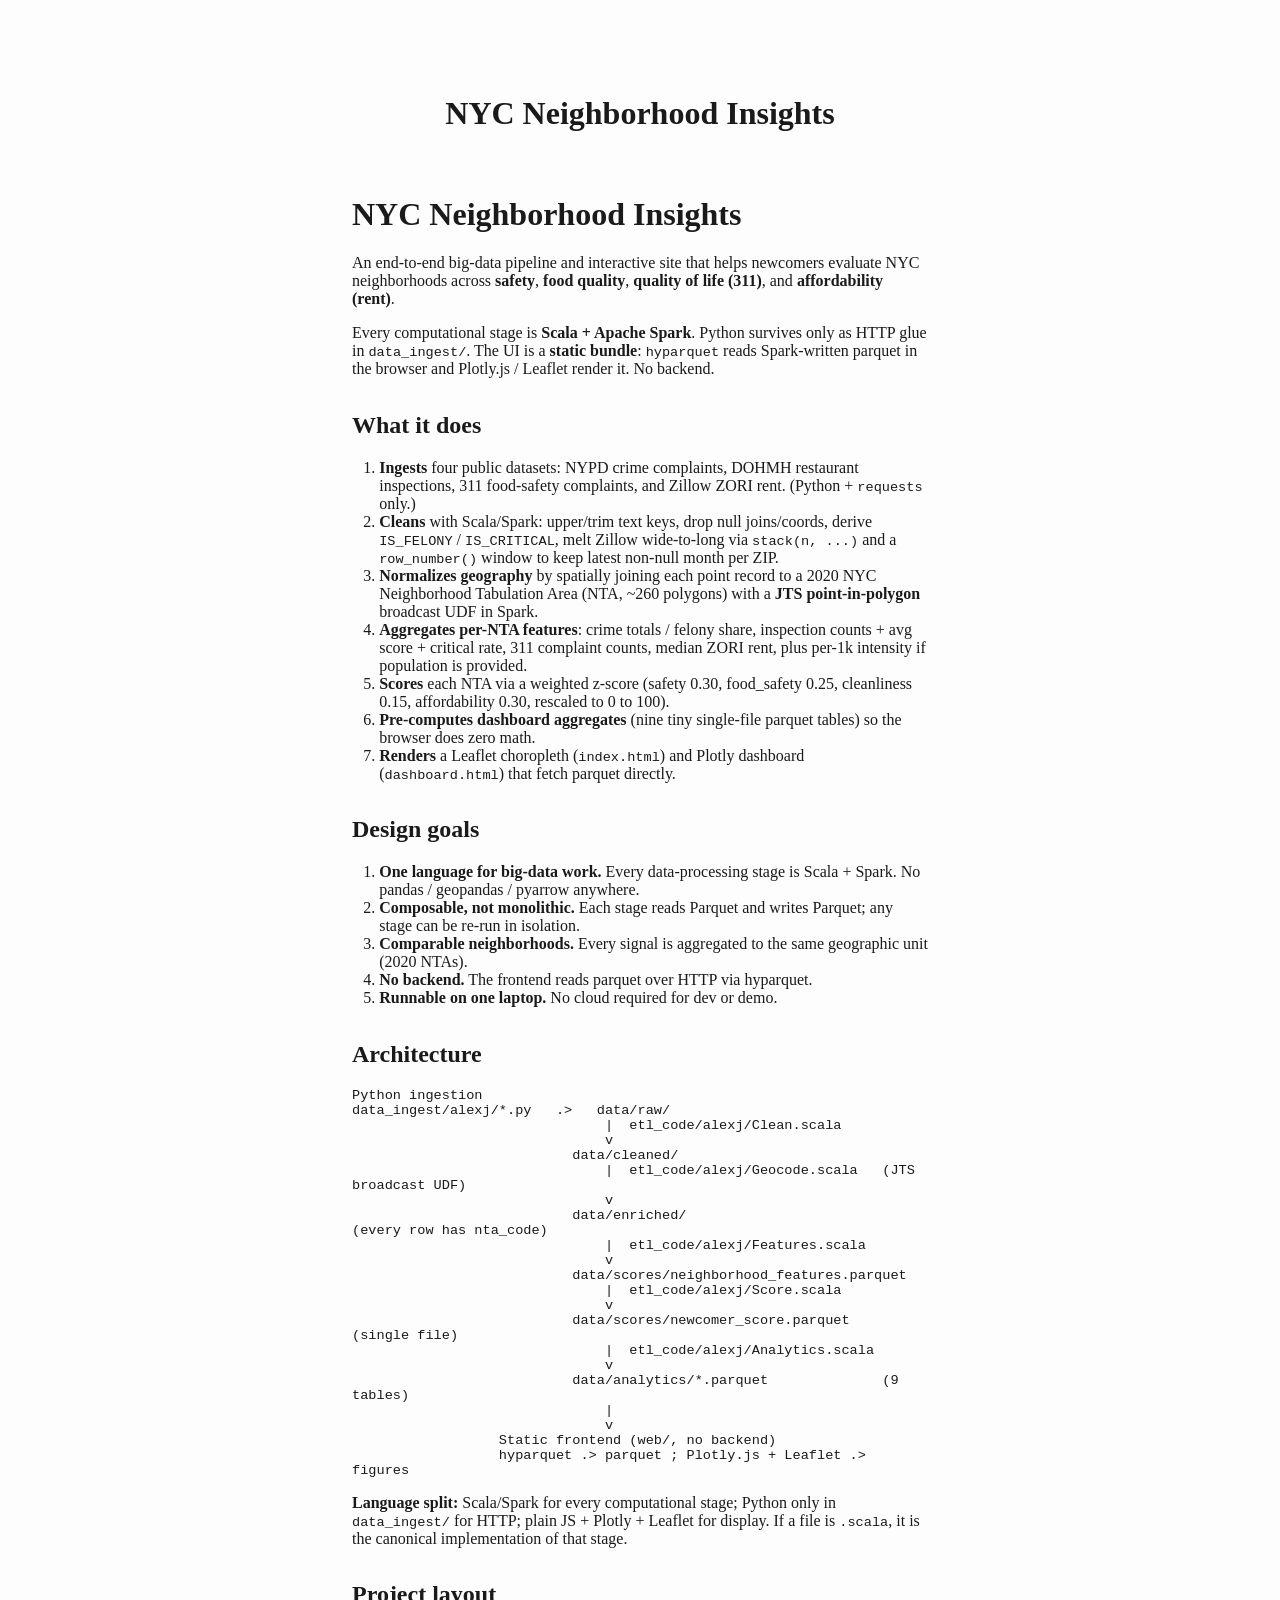
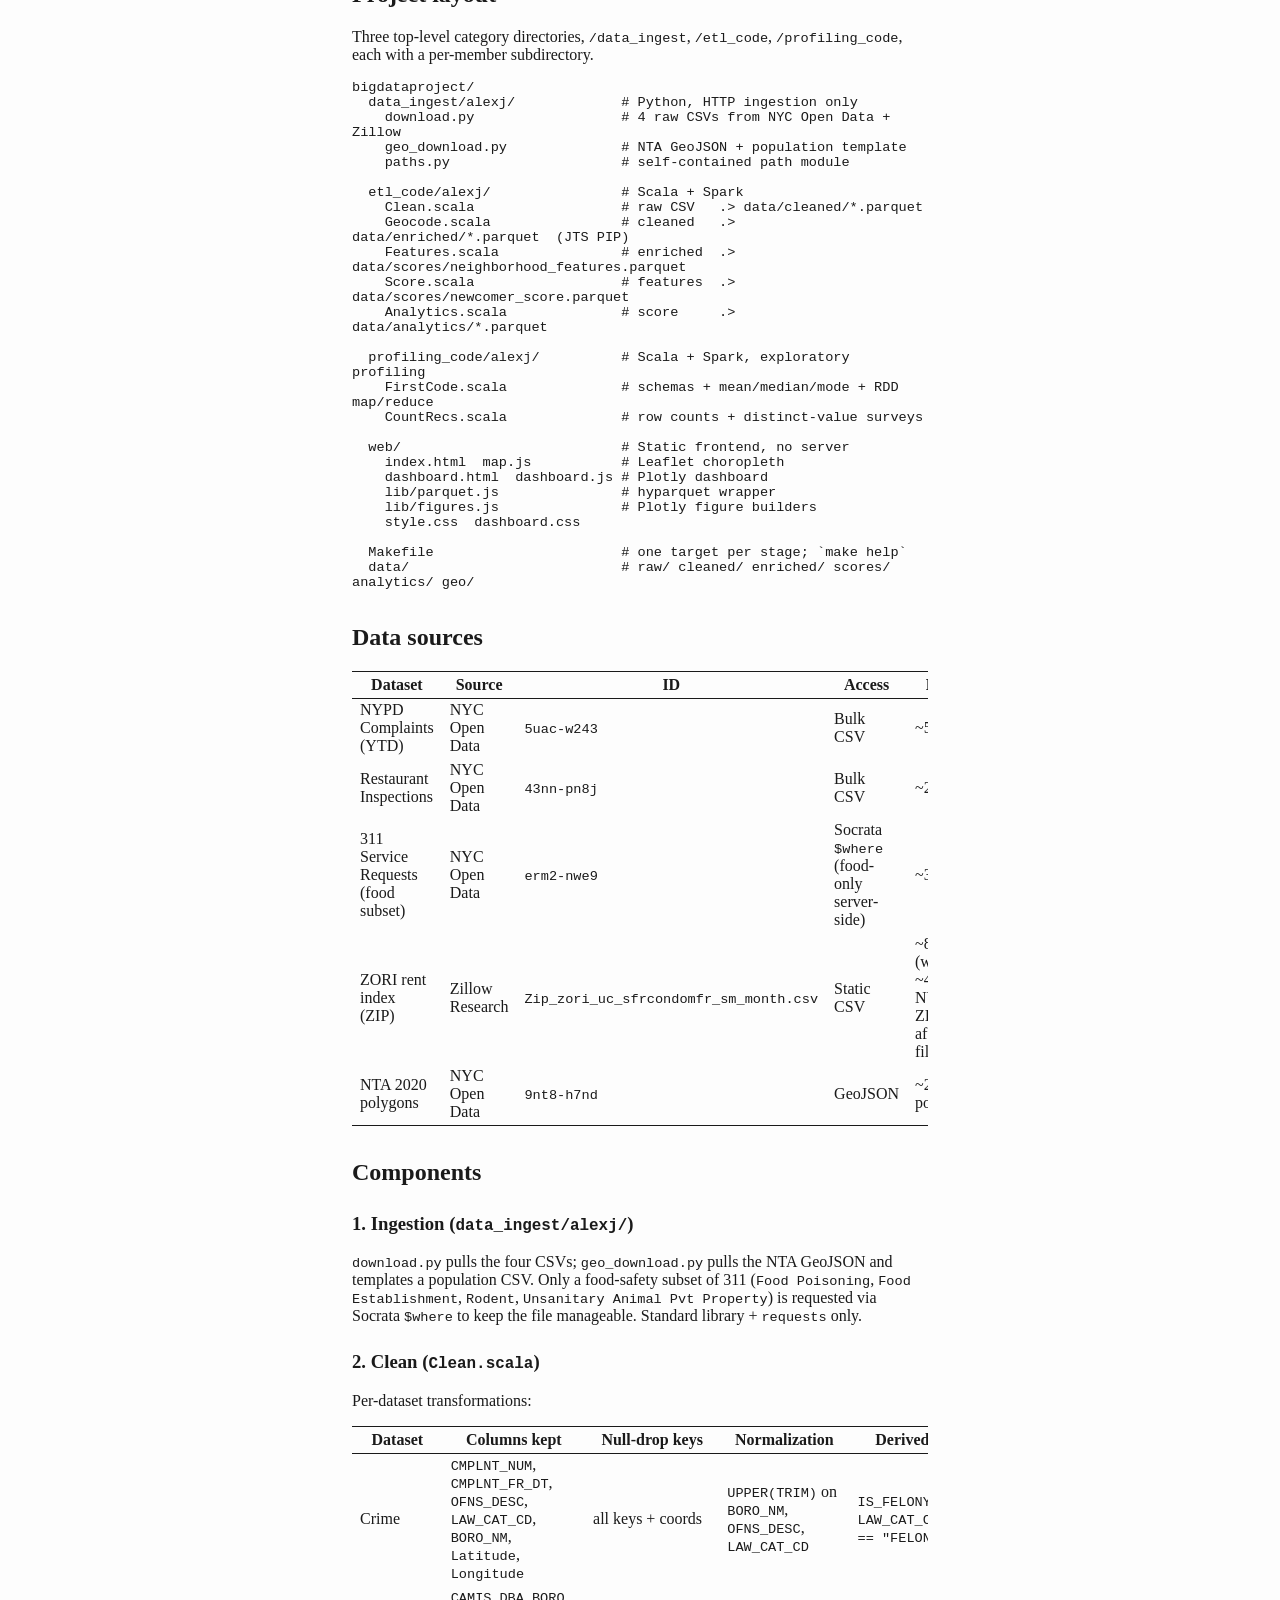
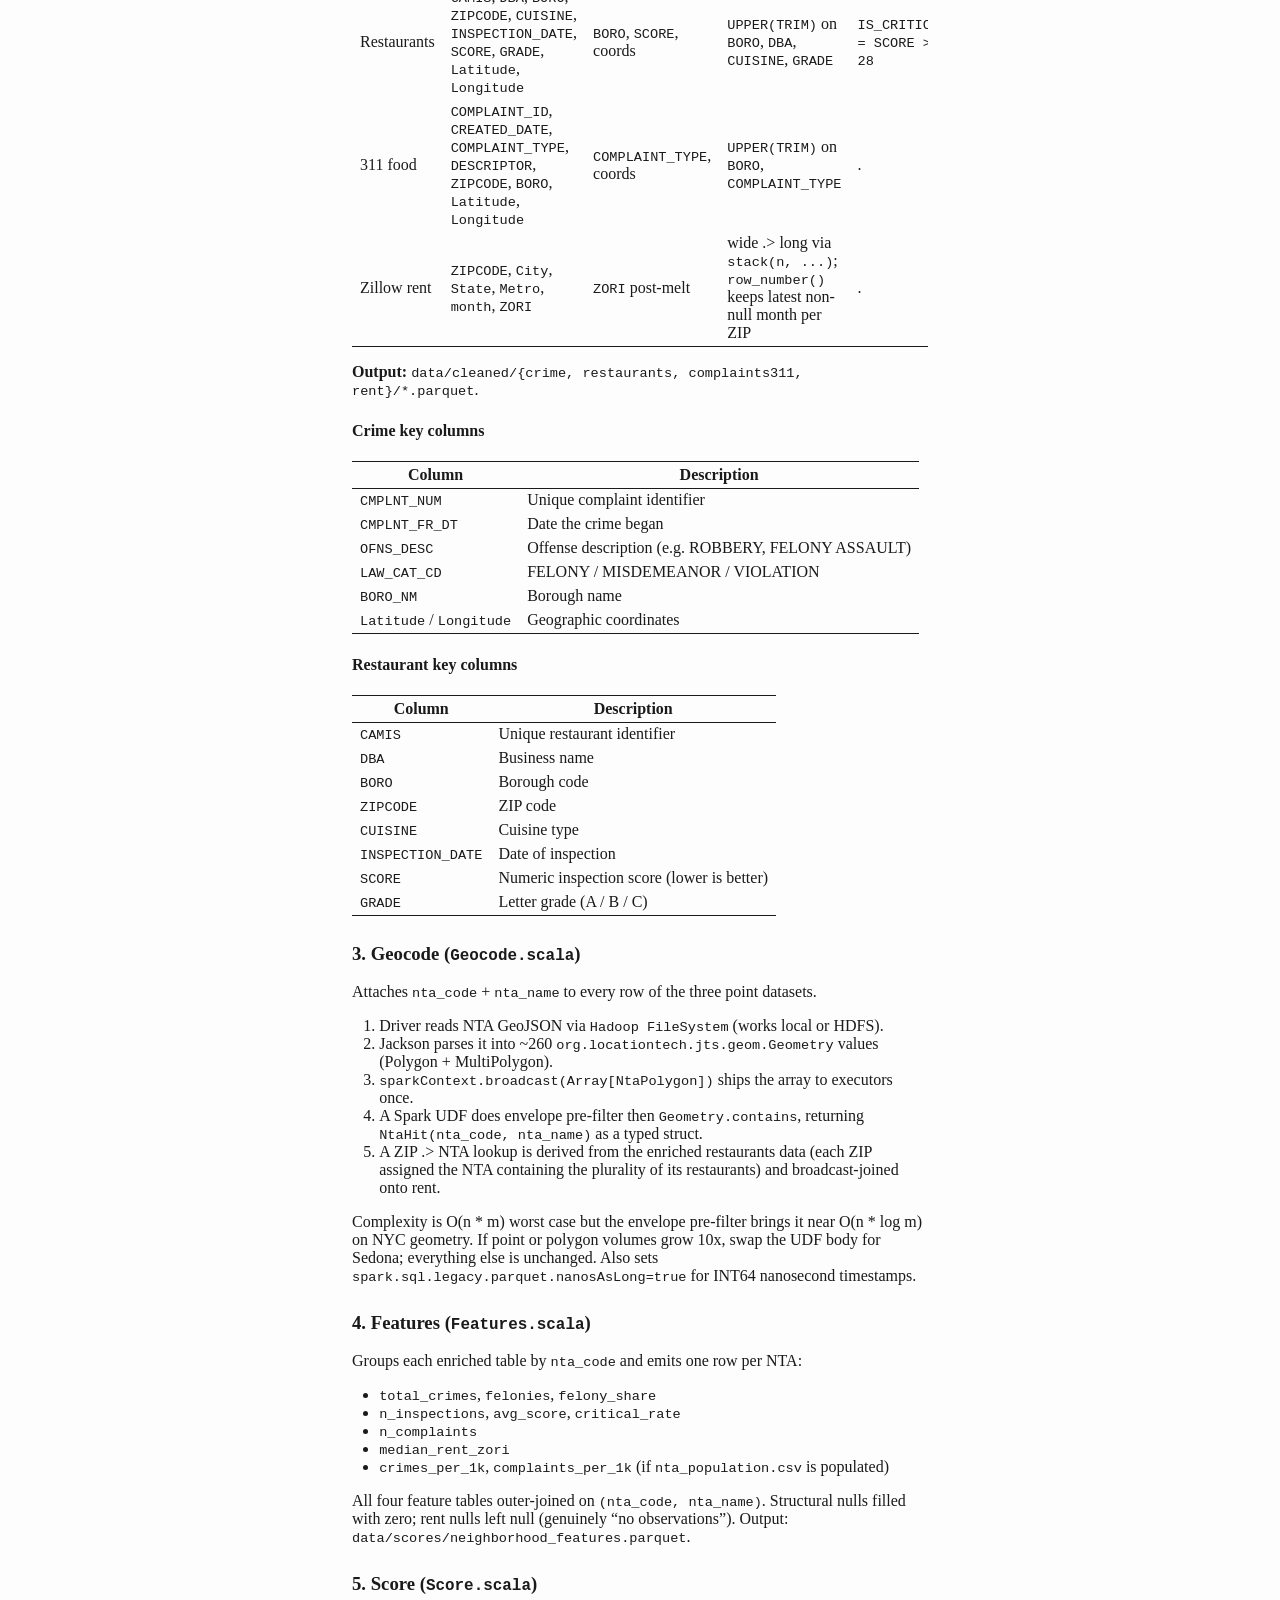
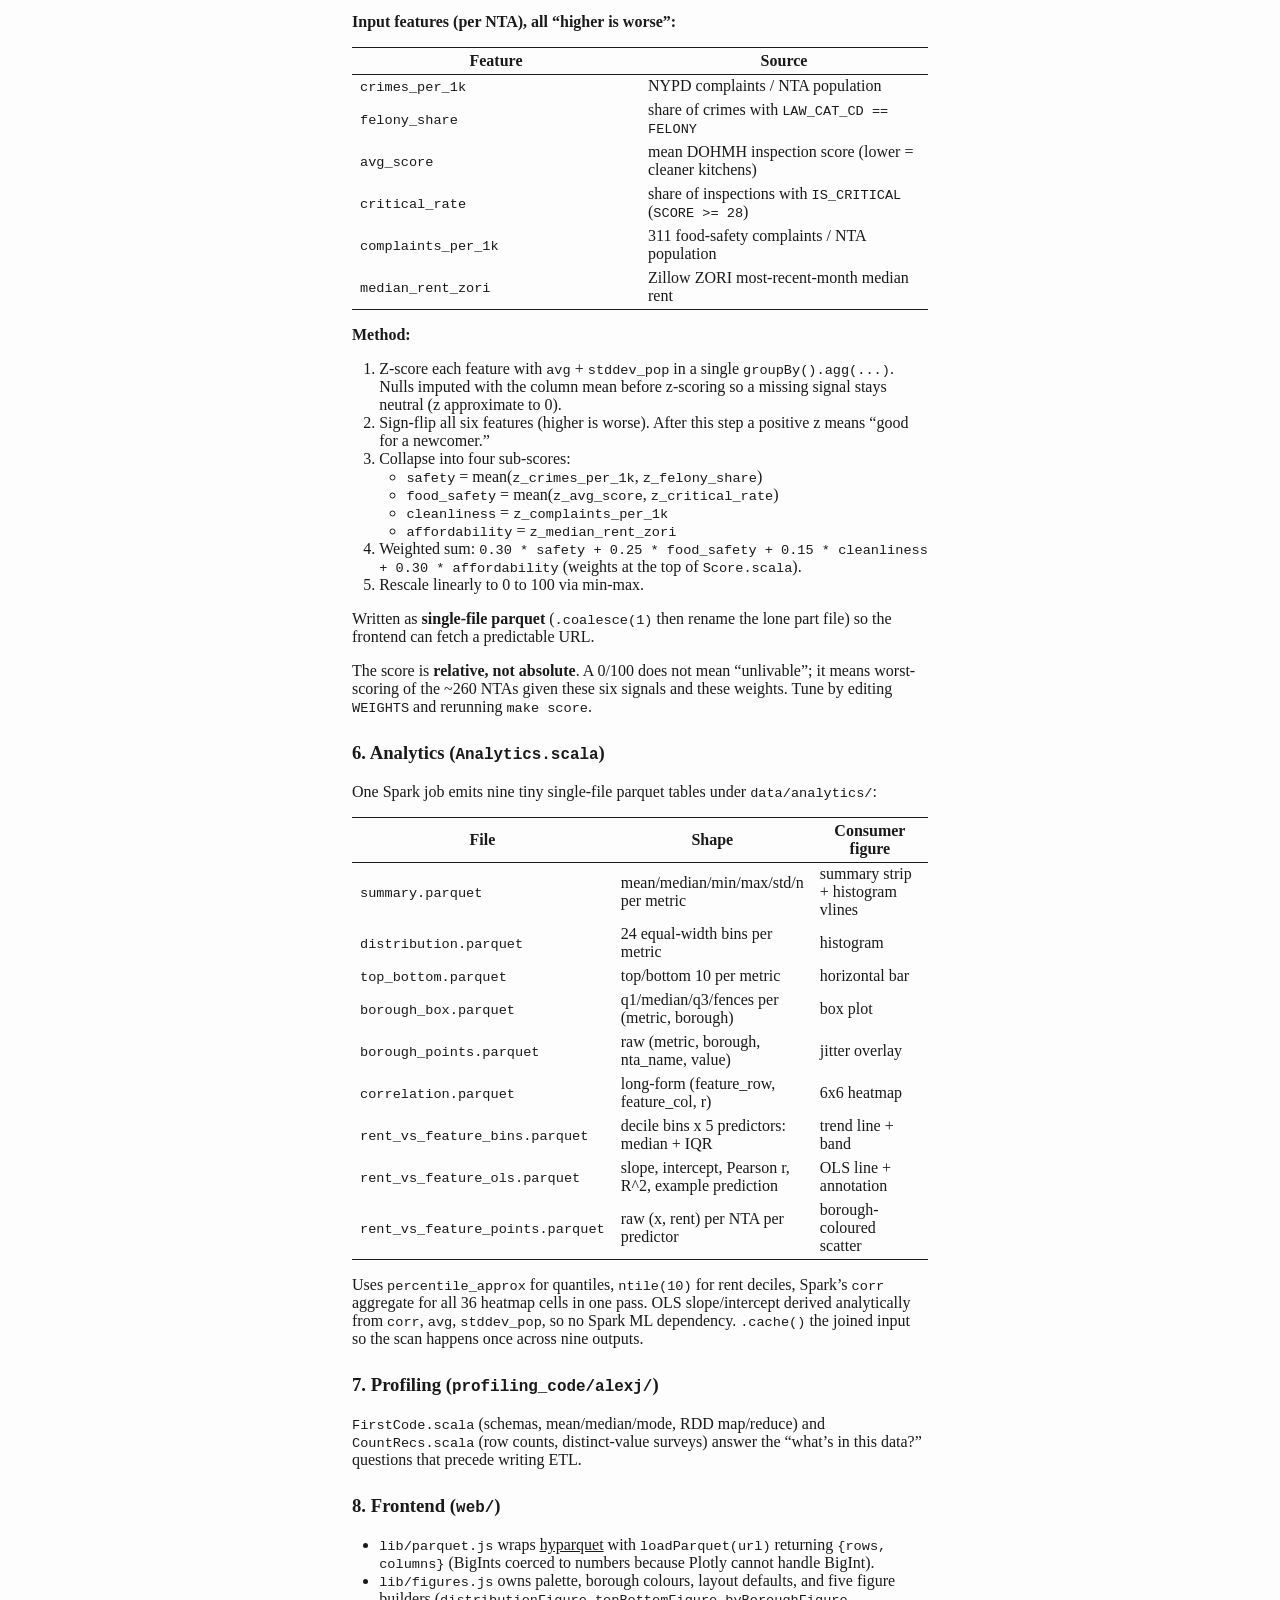
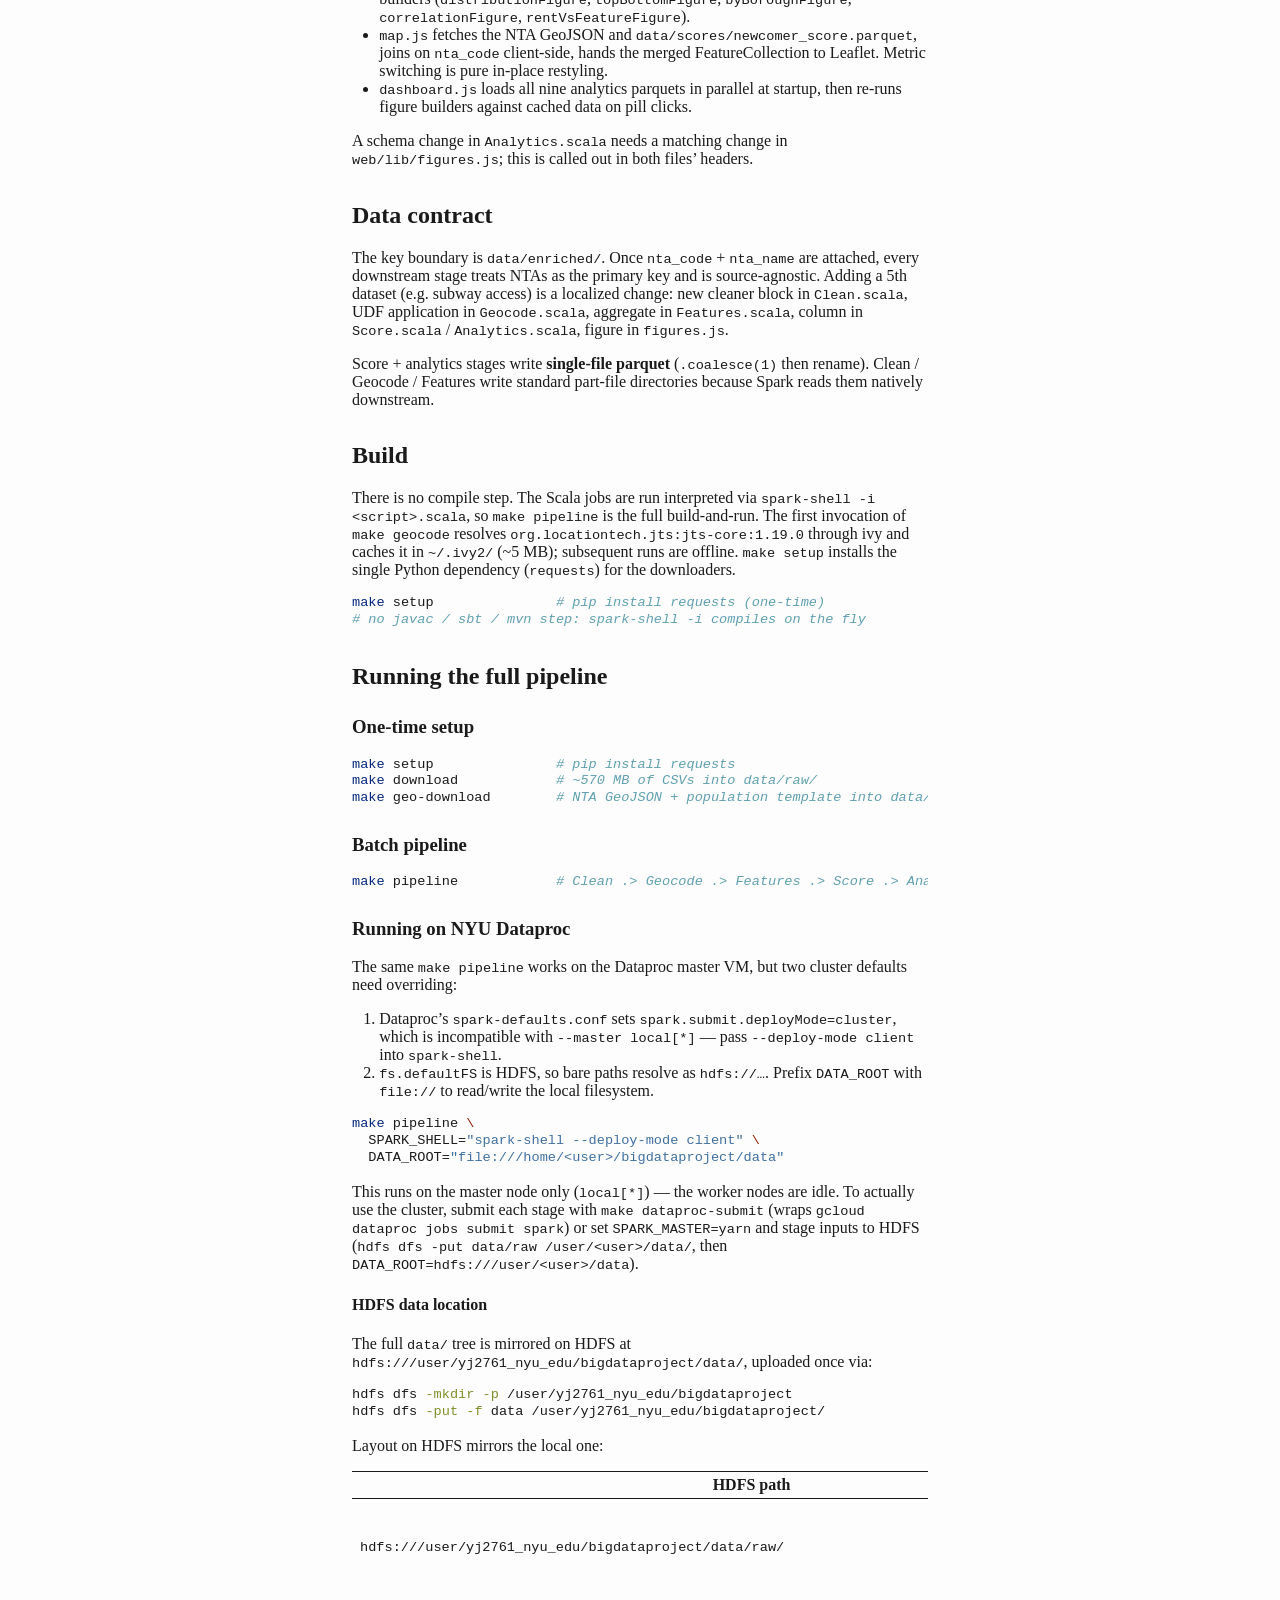
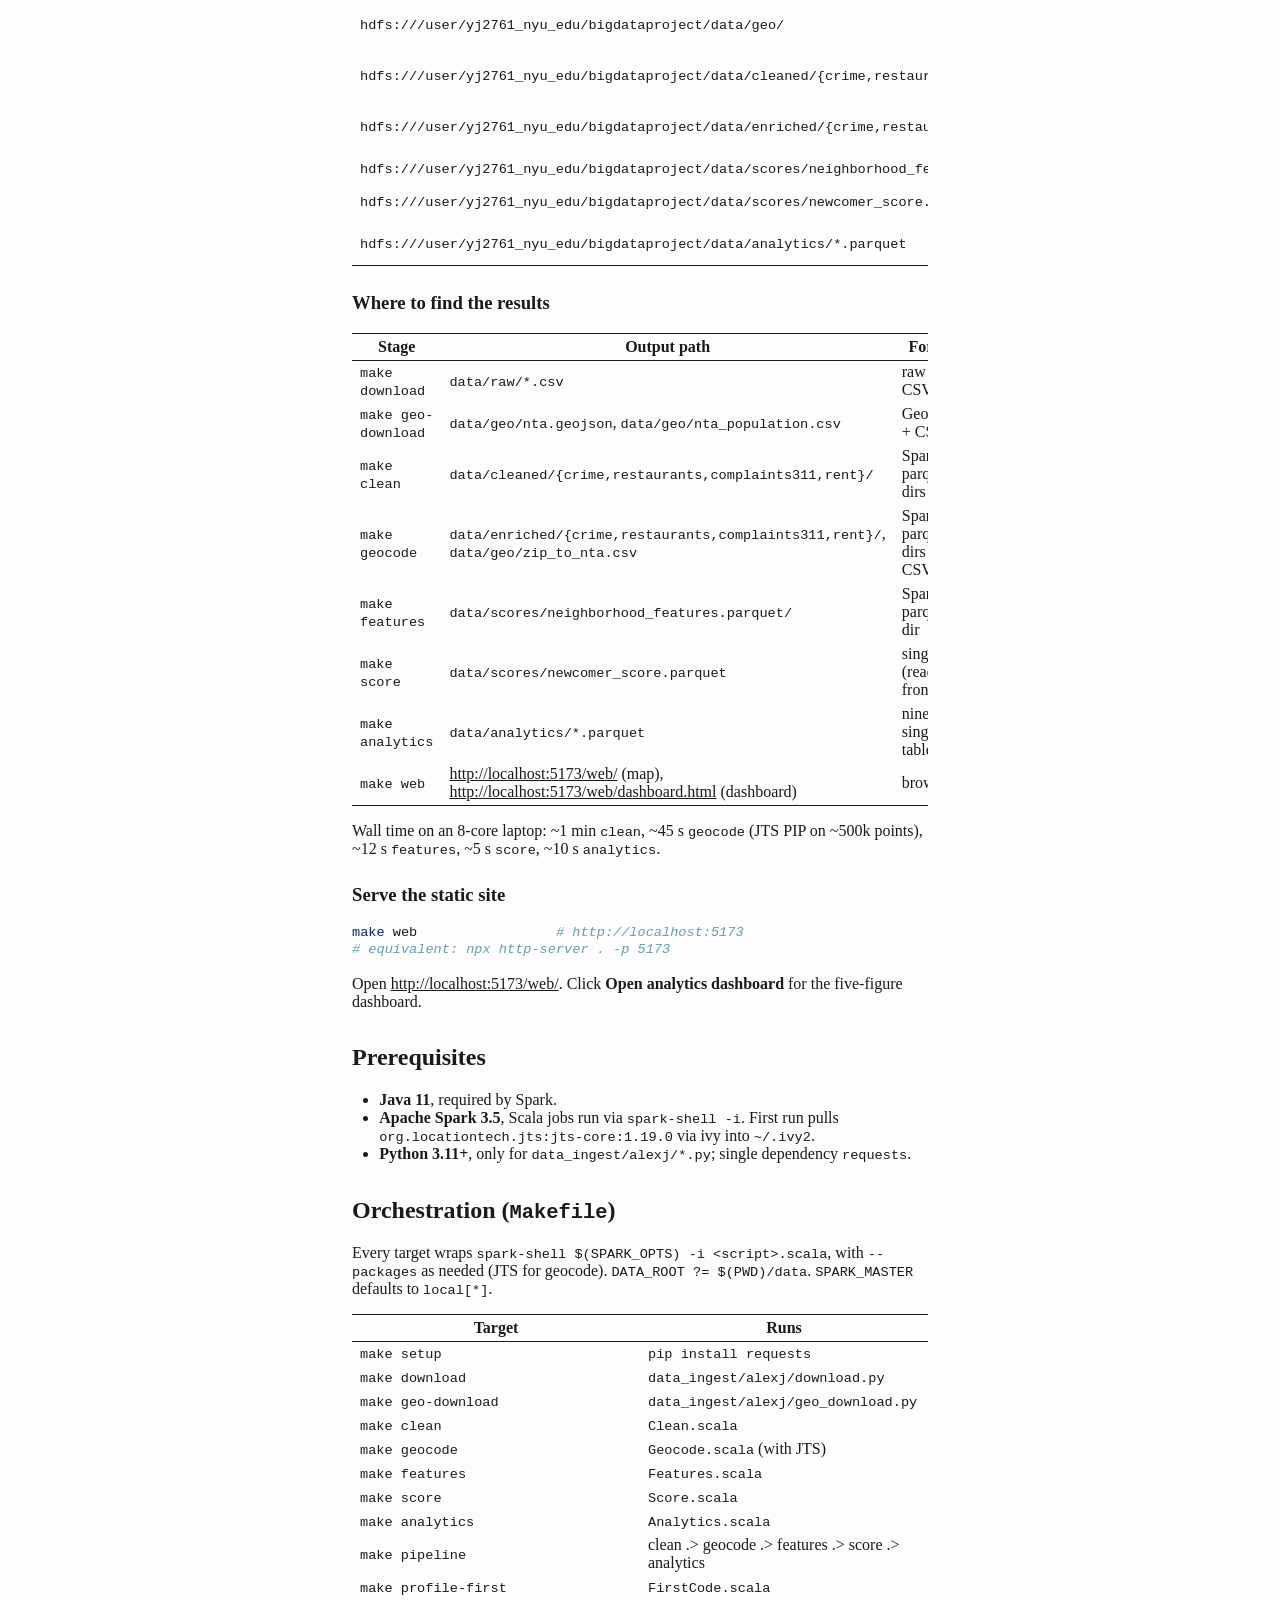
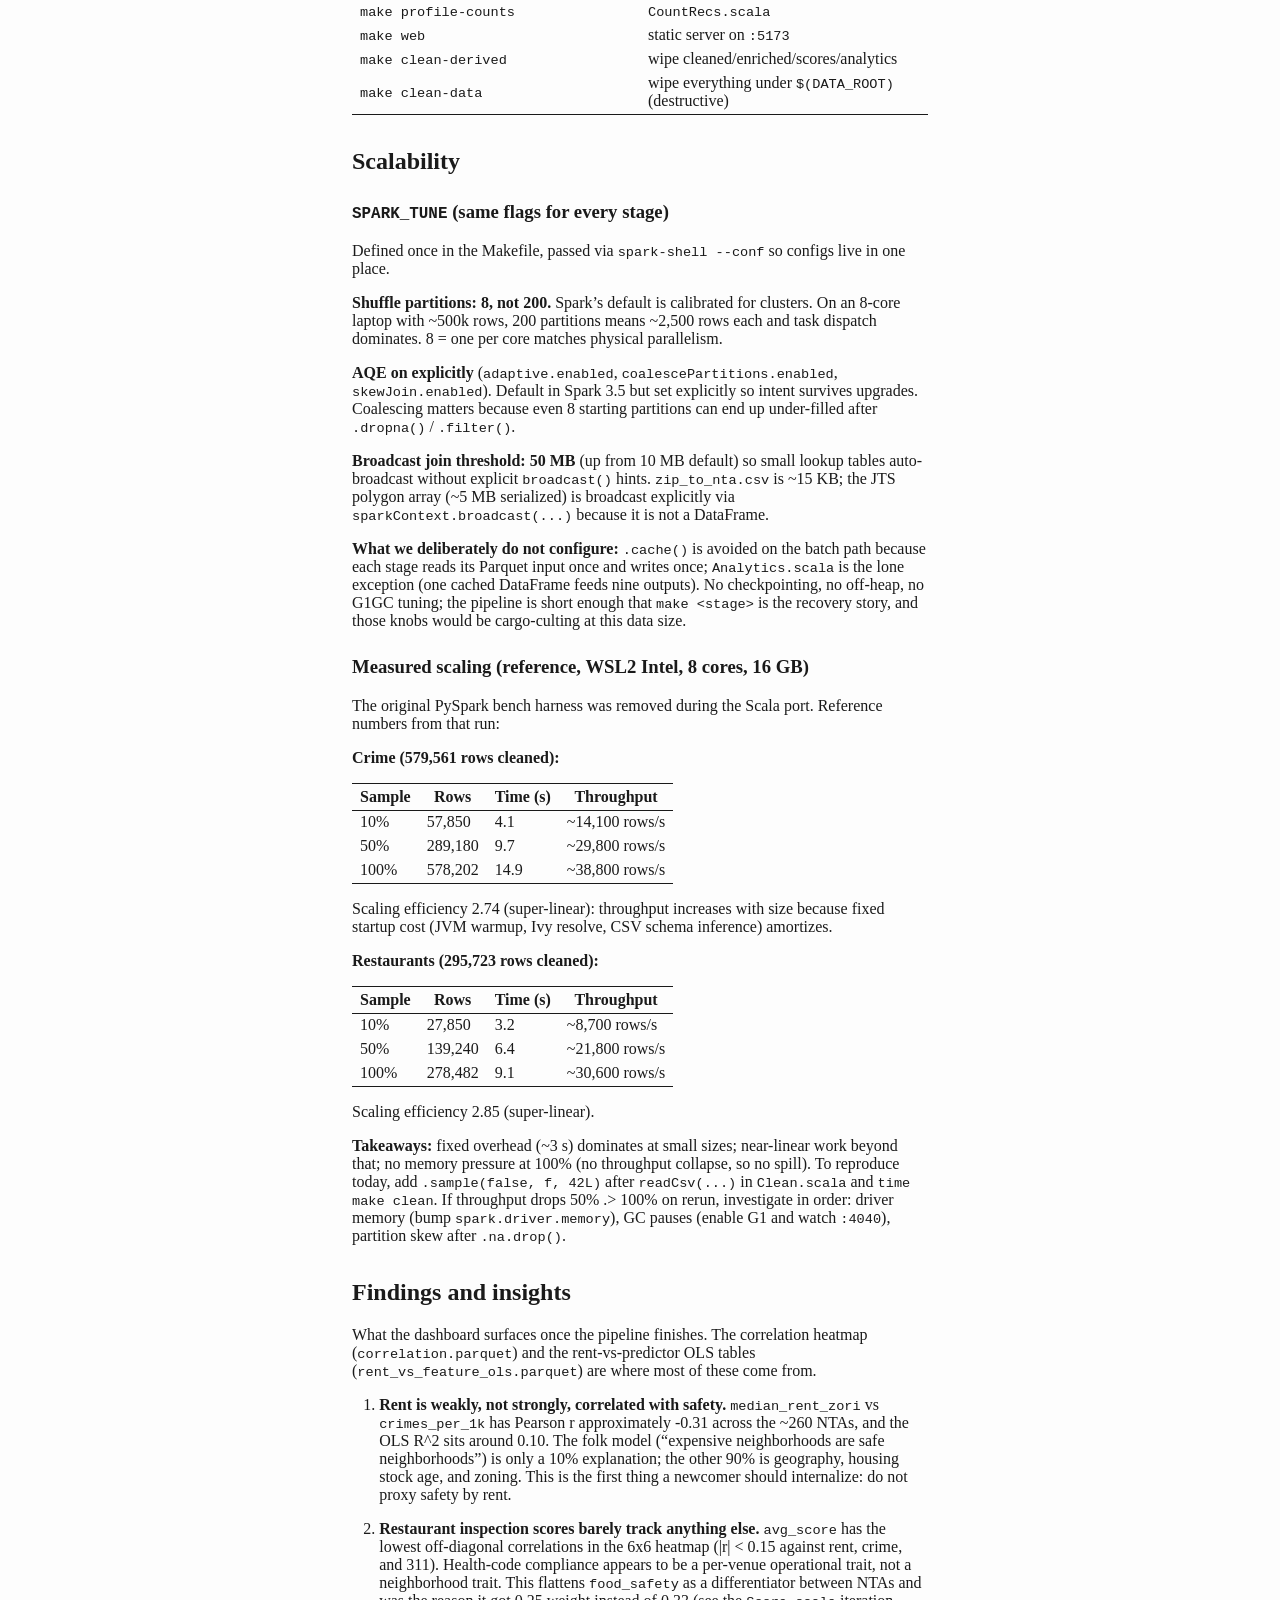
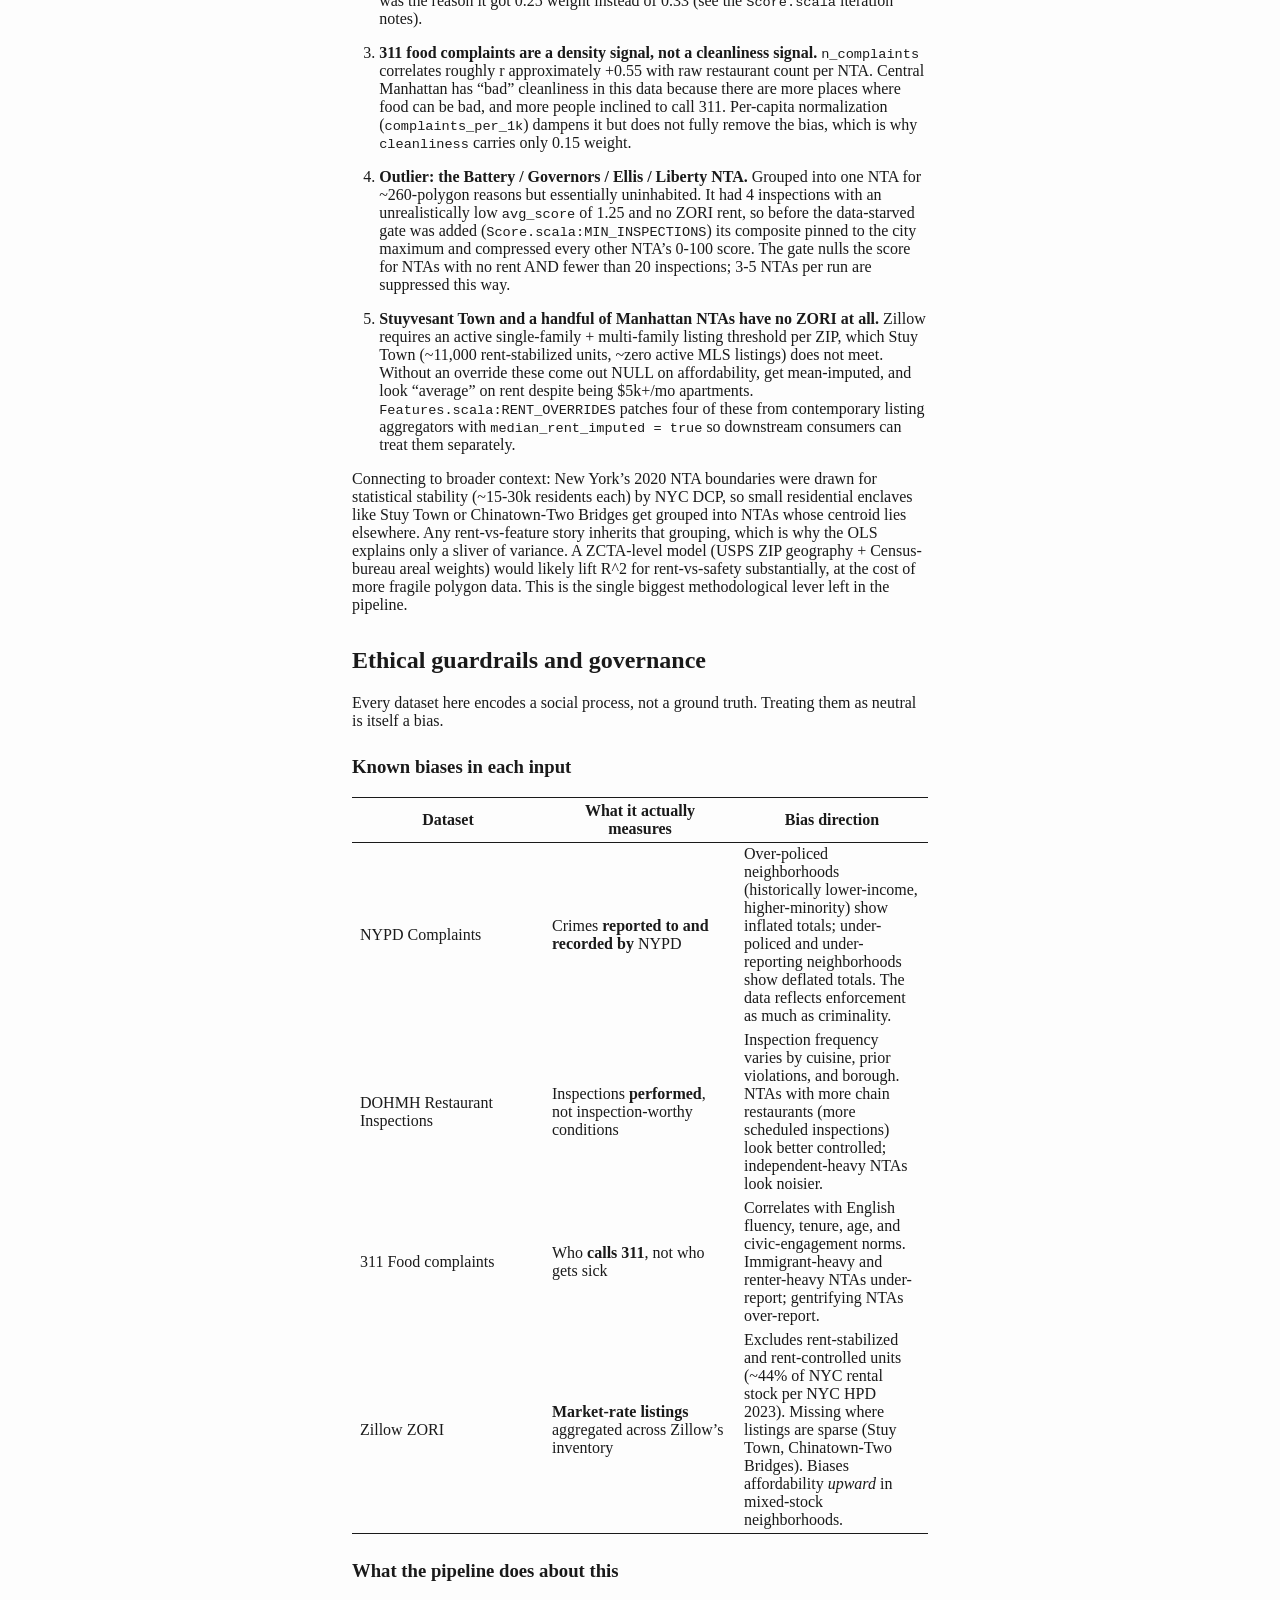
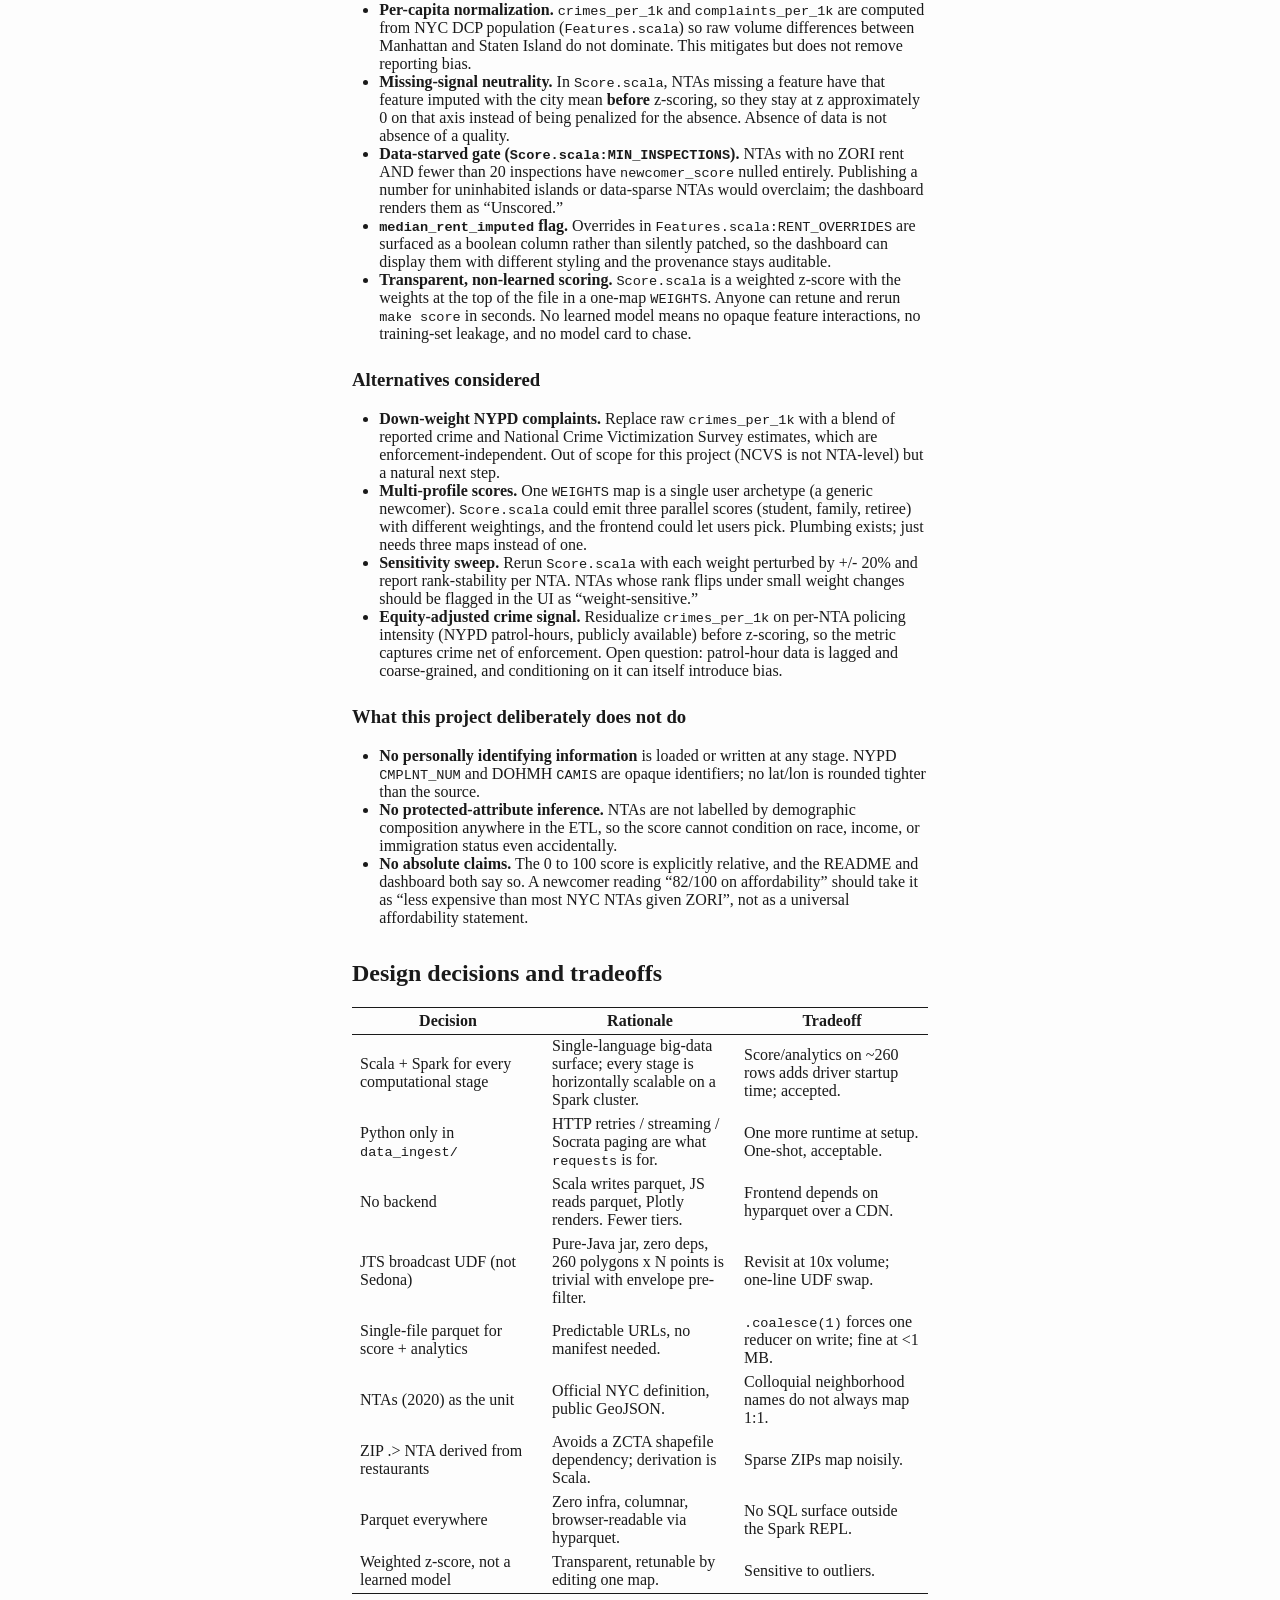
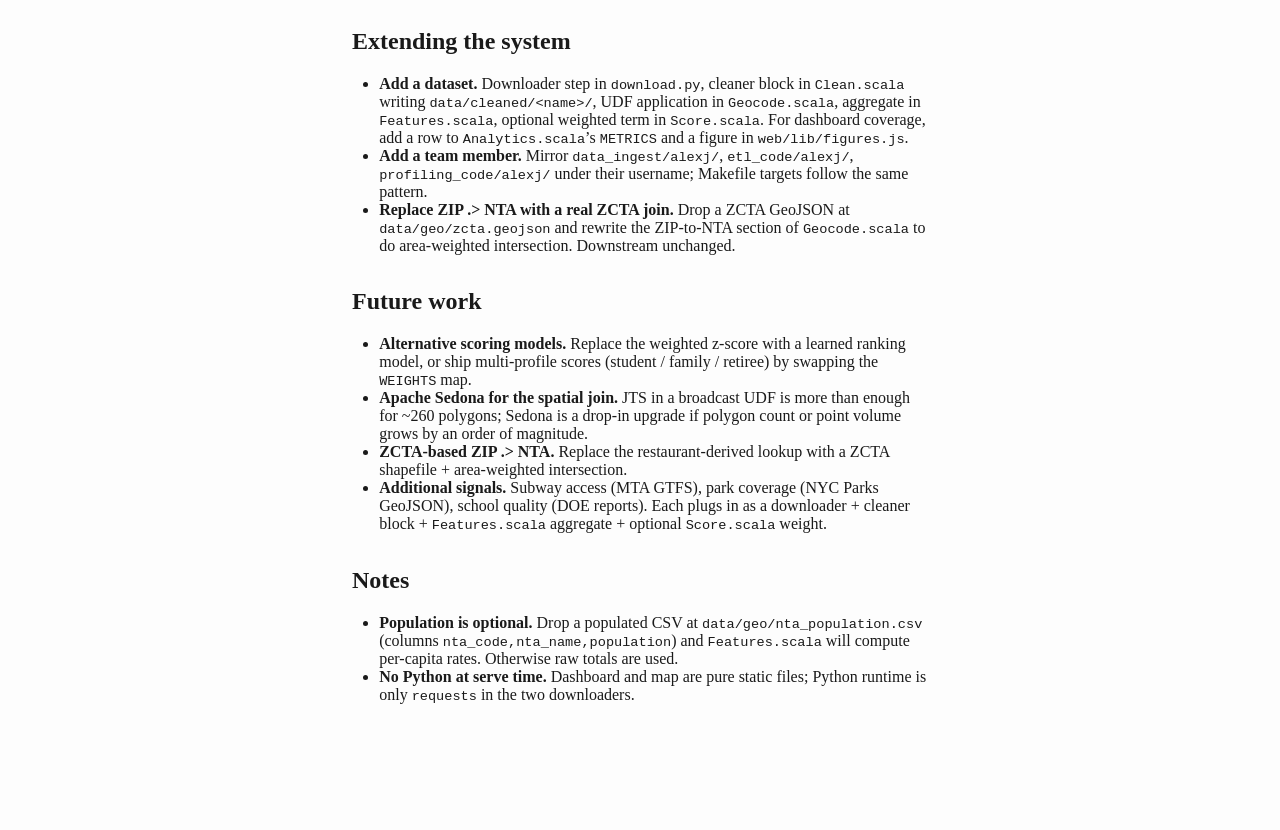
<file: README.html>
<!DOCTYPE html>
<html xmlns="http://www.w3.org/1999/xhtml" lang="" xml:lang="">
<head>
  <meta charset="utf-8" />
  <meta name="generator" content="pandoc" />
  <meta name="viewport" content="width=device-width, initial-scale=1.0, user-scalable=yes" />
  <title>NYC Neighborhood Insights</title>
  <style>
    html {
      color: #1a1a1a;
      background-color: #fdfdfd;
    }
    body {
      margin: 0 auto;
      max-width: 36em;
      padding-left: 50px;
      padding-right: 50px;
      padding-top: 50px;
      padding-bottom: 50px;
      hyphens: auto;
      overflow-wrap: break-word;
      text-rendering: optimizeLegibility;
      font-kerning: normal;
    }
    @media (max-width: 600px) {
      body {
        font-size: 0.9em;
        padding: 12px;
      }
      h1 {
        font-size: 1.8em;
      }
    }
    @media print {
      html {
        background-color: white;
      }
      body {
        background-color: transparent;
        color: black;
        font-size: 12pt;
      }
      p, h2, h3 {
        orphans: 3;
        widows: 3;
      }
      h2, h3, h4 {
        page-break-after: avoid;
      }
    }
    p {
      margin: 1em 0;
    }
    a {
      color: #1a1a1a;
    }
    a:visited {
      color: #1a1a1a;
    }
    img {
      max-width: 100%;
    }
    h1, h2, h3, h4, h5, h6 {
      margin-top: 1.4em;
    }
    h5, h6 {
      font-size: 1em;
      font-style: italic;
    }
    h6 {
      font-weight: normal;
    }
    ol, ul {
      padding-left: 1.7em;
      margin-top: 1em;
    }
    li > ol, li > ul {
      margin-top: 0;
    }
    blockquote {
      margin: 1em 0 1em 1.7em;
      padding-left: 1em;
      border-left: 2px solid #e6e6e6;
      color: #606060;
    }
    code {
      font-family: Menlo, Monaco, Consolas, 'Lucida Console', monospace;
      font-size: 85%;
      margin: 0;
      hyphens: manual;
    }
    pre {
      margin: 1em 0;
      overflow: auto;
    }
    pre code {
      padding: 0;
      overflow: visible;
      overflow-wrap: normal;
    }
    .sourceCode {
     background-color: transparent;
     overflow: visible;
    }
    hr {
      background-color: #1a1a1a;
      border: none;
      height: 1px;
      margin: 1em 0;
    }
    table {
      margin: 1em 0;
      border-collapse: collapse;
      width: 100%;
      overflow-x: auto;
      display: block;
      font-variant-numeric: lining-nums tabular-nums;
    }
    table caption {
      margin-bottom: 0.75em;
    }
    tbody {
      margin-top: 0.5em;
      border-top: 1px solid #1a1a1a;
      border-bottom: 1px solid #1a1a1a;
    }
    th {
      border-top: 1px solid #1a1a1a;
      padding: 0.25em 0.5em 0.25em 0.5em;
    }
    td {
      padding: 0.125em 0.5em 0.25em 0.5em;
    }
    header {
      margin-bottom: 4em;
      text-align: center;
    }
    #TOC li {
      list-style: none;
    }
    #TOC ul {
      padding-left: 1.3em;
    }
    #TOC > ul {
      padding-left: 0;
    }
    #TOC a:not(:hover) {
      text-decoration: none;
    }
    code{white-space: pre-wrap;}
    span.smallcaps{font-variant: small-caps;}
    div.columns{display: flex; gap: min(4vw, 1.5em);}
    div.column{flex: auto; overflow-x: auto;}
    div.hanging-indent{margin-left: 1.5em; text-indent: -1.5em;}
    /* The extra [class] is a hack that increases specificity enough to
       override a similar rule in reveal.js */
    ul.task-list[class]{list-style: none;}
    ul.task-list li input[type="checkbox"] {
      font-size: inherit;
      width: 0.8em;
      margin: 0 0.8em 0.2em -1.6em;
      vertical-align: middle;
    }
    .display.math{display: block; text-align: center; margin: 0.5rem auto;}
    /* CSS for syntax highlighting */
    pre > code.sourceCode { white-space: pre; position: relative; }
    pre > code.sourceCode > span { line-height: 1.25; }
    pre > code.sourceCode > span:empty { height: 1.2em; }
    .sourceCode { overflow: visible; }
    code.sourceCode > span { color: inherit; text-decoration: inherit; }
    div.sourceCode { margin: 1em 0; }
    pre.sourceCode { margin: 0; }
    @media screen {
    div.sourceCode { overflow: auto; }
    }
    @media print {
    pre > code.sourceCode { white-space: pre-wrap; }
    pre > code.sourceCode > span { text-indent: -5em; padding-left: 5em; }
    }
    pre.numberSource code
      { counter-reset: source-line 0; }
    pre.numberSource code > span
      { position: relative; left: -4em; counter-increment: source-line; }
    pre.numberSource code > span > a:first-child::before
      { content: counter(source-line);
        position: relative; left: -1em; text-align: right; vertical-align: baseline;
        border: none; display: inline-block;
        -webkit-touch-callout: none; -webkit-user-select: none;
        -khtml-user-select: none; -moz-user-select: none;
        -ms-user-select: none; user-select: none;
        padding: 0 4px; width: 4em;
        color: #aaaaaa;
      }
    pre.numberSource { margin-left: 3em; border-left: 1px solid #aaaaaa;  padding-left: 4px; }
    div.sourceCode
      {   }
    @media screen {
    pre > code.sourceCode > span > a:first-child::before { text-decoration: underline; }
    }
    code span.al { color: #ff0000; font-weight: bold; } /* Alert */
    code span.an { color: #60a0b0; font-weight: bold; font-style: italic; } /* Annotation */
    code span.at { color: #7d9029; } /* Attribute */
    code span.bn { color: #40a070; } /* BaseN */
    code span.bu { color: #008000; } /* BuiltIn */
    code span.cf { color: #007020; font-weight: bold; } /* ControlFlow */
    code span.ch { color: #4070a0; } /* Char */
    code span.cn { color: #880000; } /* Constant */
    code span.co { color: #60a0b0; font-style: italic; } /* Comment */
    code span.cv { color: #60a0b0; font-weight: bold; font-style: italic; } /* CommentVar */
    code span.do { color: #ba2121; font-style: italic; } /* Documentation */
    code span.dt { color: #902000; } /* DataType */
    code span.dv { color: #40a070; } /* DecVal */
    code span.er { color: #ff0000; font-weight: bold; } /* Error */
    code span.ex { } /* Extension */
    code span.fl { color: #40a070; } /* Float */
    code span.fu { color: #06287e; } /* Function */
    code span.im { color: #008000; font-weight: bold; } /* Import */
    code span.in { color: #60a0b0; font-weight: bold; font-style: italic; } /* Information */
    code span.kw { color: #007020; font-weight: bold; } /* Keyword */
    code span.op { color: #666666; } /* Operator */
    code span.ot { color: #007020; } /* Other */
    code span.pp { color: #bc7a00; } /* Preprocessor */
    code span.sc { color: #4070a0; } /* SpecialChar */
    code span.ss { color: #bb6688; } /* SpecialString */
    code span.st { color: #4070a0; } /* String */
    code span.va { color: #19177c; } /* Variable */
    code span.vs { color: #4070a0; } /* VerbatimString */
    code span.wa { color: #60a0b0; font-weight: bold; font-style: italic; } /* Warning */
  </style>
</head>
<body>
<header id="title-block-header">
<h1 class="title">NYC Neighborhood Insights</h1>
</header>
<h1 id="nyc-neighborhood-insights">NYC Neighborhood Insights</h1>
<p>An end-to-end big-data pipeline and interactive site that helps
newcomers evaluate NYC neighborhoods across <strong>safety</strong>,
<strong>food quality</strong>, <strong>quality of life (311)</strong>,
and <strong>affordability (rent)</strong>.</p>
<p>Every computational stage is <strong>Scala + Apache Spark</strong>.
Python survives only as HTTP glue in <code>data_ingest/</code>. The UI
is a <strong>static bundle</strong>: <code>hyparquet</code> reads
Spark-written parquet in the browser and Plotly.js / Leaflet render it.
No backend.</p>
<h2 id="what-it-does">What it does</h2>
<ol type="1">
<li><strong>Ingests</strong> four public datasets: NYPD crime
complaints, DOHMH restaurant inspections, 311 food-safety complaints,
and Zillow ZORI rent. (Python + <code>requests</code> only.)</li>
<li><strong>Cleans</strong> with Scala/Spark: upper/trim text keys, drop
null joins/coords, derive <code>IS_FELONY</code> /
<code>IS_CRITICAL</code>, melt Zillow wide-to-long via
<code>stack(n, ...)</code> and a <code>row_number()</code> window to
keep latest non-null month per ZIP.</li>
<li><strong>Normalizes geography</strong> by spatially joining each
point record to a 2020 NYC Neighborhood Tabulation Area (NTA, ~260
polygons) with a <strong>JTS point-in-polygon</strong> broadcast UDF in
Spark.</li>
<li><strong>Aggregates per-NTA features</strong>: crime totals / felony
share, inspection counts + avg score + critical rate, 311 complaint
counts, median ZORI rent, plus per-1k intensity if population is
provided.</li>
<li><strong>Scores</strong> each NTA via a weighted z-score (safety
0.30, food_safety 0.25, cleanliness 0.15, affordability 0.30, rescaled
to 0 to 100).</li>
<li><strong>Pre-computes dashboard aggregates</strong> (nine tiny
single-file parquet tables) so the browser does zero math.</li>
<li><strong>Renders</strong> a Leaflet choropleth
(<code>index.html</code>) and Plotly dashboard
(<code>dashboard.html</code>) that fetch parquet directly.</li>
</ol>
<h2 id="design-goals">Design goals</h2>
<ol type="1">
<li><strong>One language for big-data work.</strong> Every
data-processing stage is Scala + Spark. No pandas / geopandas / pyarrow
anywhere.</li>
<li><strong>Composable, not monolithic.</strong> Each stage reads
Parquet and writes Parquet; any stage can be re-run in isolation.</li>
<li><strong>Comparable neighborhoods.</strong> Every signal is
aggregated to the same geographic unit (2020 NTAs).</li>
<li><strong>No backend.</strong> The frontend reads parquet over HTTP
via hyparquet.</li>
<li><strong>Runnable on one laptop.</strong> No cloud required for dev
or demo.</li>
</ol>
<h2 id="architecture">Architecture</h2>
<pre><code>Python ingestion
data_ingest/alexj/*.py   .&gt;   data/raw/
                               |  etl_code/alexj/Clean.scala
                               v
                           data/cleaned/
                               |  etl_code/alexj/Geocode.scala   (JTS broadcast UDF)
                               v
                           data/enriched/                        (every row has nta_code)
                               |  etl_code/alexj/Features.scala
                               v
                           data/scores/neighborhood_features.parquet
                               |  etl_code/alexj/Score.scala
                               v
                           data/scores/newcomer_score.parquet    (single file)
                               |  etl_code/alexj/Analytics.scala
                               v
                           data/analytics/*.parquet              (9 tables)
                               |
                               v
                  Static frontend (web/, no backend)
                  hyparquet .&gt; parquet ; Plotly.js + Leaflet .&gt; figures</code></pre>
<p><strong>Language split:</strong> Scala/Spark for every computational
stage; Python only in <code>data_ingest/</code> for HTTP; plain JS +
Plotly + Leaflet for display. If a file is <code>.scala</code>, it is
the canonical implementation of that stage.</p>
<h2 id="project-layout">Project layout</h2>
<p>Three top-level category directories, <code>/data_ingest</code>,
<code>/etl_code</code>, <code>/profiling_code</code>, each with a
per-member subdirectory.</p>
<pre><code>bigdataproject/
  data_ingest/alexj/             # Python, HTTP ingestion only
    download.py                  # 4 raw CSVs from NYC Open Data + Zillow
    geo_download.py              # NTA GeoJSON + population template
    paths.py                     # self-contained path module

  etl_code/alexj/                # Scala + Spark
    Clean.scala                  # raw CSV   .&gt; data/cleaned/*.parquet
    Geocode.scala                # cleaned   .&gt; data/enriched/*.parquet  (JTS PIP)
    Features.scala               # enriched  .&gt; data/scores/neighborhood_features.parquet
    Score.scala                  # features  .&gt; data/scores/newcomer_score.parquet
    Analytics.scala              # score     .&gt; data/analytics/*.parquet

  profiling_code/alexj/          # Scala + Spark, exploratory profiling
    FirstCode.scala              # schemas + mean/median/mode + RDD map/reduce
    CountRecs.scala              # row counts + distinct-value surveys

  web/                           # Static frontend, no server
    index.html  map.js           # Leaflet choropleth
    dashboard.html  dashboard.js # Plotly dashboard
    lib/parquet.js               # hyparquet wrapper
    lib/figures.js               # Plotly figure builders
    style.css  dashboard.css

  Makefile                       # one target per stage; `make help`
  data/                          # raw/ cleaned/ enriched/ scores/ analytics/ geo/</code></pre>
<h2 id="data-sources">Data sources</h2>
<table style="width:100%;">
<colgroup>
<col style="width: 16%" />
<col style="width: 16%" />
<col style="width: 16%" />
<col style="width: 16%" />
<col style="width: 16%" />
<col style="width: 16%" />
</colgroup>
<thead>
<tr class="header">
<th>Dataset</th>
<th>Source</th>
<th>ID</th>
<th>Access</th>
<th>Rows</th>
<th>Size</th>
</tr>
</thead>
<tbody>
<tr class="odd">
<td>NYPD Complaints (YTD)</td>
<td>NYC Open Data</td>
<td><code>5uac-w243</code></td>
<td>Bulk CSV</td>
<td>~580k</td>
<td>~204 MB</td>
</tr>
<tr class="even">
<td>Restaurant Inspections</td>
<td>NYC Open Data</td>
<td><code>43nn-pn8j</code></td>
<td>Bulk CSV</td>
<td>~296k</td>
<td>~138 MB</td>
</tr>
<tr class="odd">
<td>311 Service Requests (food subset)</td>
<td>NYC Open Data</td>
<td><code>erm2-nwe9</code></td>
<td>Socrata <code>$where</code> (food-only server-side)</td>
<td>~325k</td>
<td>~227 MB</td>
</tr>
<tr class="even">
<td>ZORI rent index (ZIP)</td>
<td>Zillow Research</td>
<td><code>Zip_zori_uc_sfrcondomfr_sm_month.csv</code></td>
<td>Static CSV</td>
<td>~8k (wide, ~430 NYC ZIPs after filter)</td>
<td>~9 MB</td>
</tr>
<tr class="odd">
<td>NTA 2020 polygons</td>
<td>NYC Open Data</td>
<td><code>9nt8-h7nd</code></td>
<td>GeoJSON</td>
<td>~260 polygons</td>
<td>~4.6 MB</td>
</tr>
</tbody>
</table>
<h2 id="components">Components</h2>
<h3 id="ingestion-data_ingestalexj">1. Ingestion
(<code>data_ingest/alexj/</code>)</h3>
<p><code>download.py</code> pulls the four CSVs;
<code>geo_download.py</code> pulls the NTA GeoJSON and templates a
population CSV. Only a food-safety subset of 311
(<code>Food Poisoning</code>, <code>Food Establishment</code>,
<code>Rodent</code>, <code>Unsanitary Animal Pvt Property</code>) is
requested via Socrata <code>$where</code> to keep the file manageable.
Standard library + <code>requests</code> only.</p>
<h3 id="clean-clean.scala">2. Clean (<code>Clean.scala</code>)</h3>
<p>Per-dataset transformations:</p>
<table>
<colgroup>
<col style="width: 20%" />
<col style="width: 20%" />
<col style="width: 20%" />
<col style="width: 20%" />
<col style="width: 20%" />
</colgroup>
<thead>
<tr class="header">
<th>Dataset</th>
<th>Columns kept</th>
<th>Null-drop keys</th>
<th>Normalization</th>
<th>Derived</th>
</tr>
</thead>
<tbody>
<tr class="odd">
<td>Crime</td>
<td><code>CMPLNT_NUM</code>, <code>CMPLNT_FR_DT</code>,
<code>OFNS_DESC</code>, <code>LAW_CAT_CD</code>, <code>BORO_NM</code>,
<code>Latitude</code>, <code>Longitude</code></td>
<td>all keys + coords</td>
<td><code>UPPER(TRIM)</code> on <code>BORO_NM</code>,
<code>OFNS_DESC</code>, <code>LAW_CAT_CD</code></td>
<td><code>IS_FELONY = LAW_CAT_CD == "FELONY"</code></td>
</tr>
<tr class="even">
<td>Restaurants</td>
<td><code>CAMIS</code>, <code>DBA</code>, <code>BORO</code>,
<code>ZIPCODE</code>, <code>CUISINE</code>,
<code>INSPECTION_DATE</code>, <code>SCORE</code>, <code>GRADE</code>,
<code>Latitude</code>, <code>Longitude</code></td>
<td><code>BORO</code>, <code>SCORE</code>, coords</td>
<td><code>UPPER(TRIM)</code> on <code>BORO</code>, <code>DBA</code>,
<code>CUISINE</code>, <code>GRADE</code></td>
<td><code>IS_CRITICAL = SCORE &gt;= 28</code></td>
</tr>
<tr class="odd">
<td>311 food</td>
<td><code>COMPLAINT_ID</code>, <code>CREATED_DATE</code>,
<code>COMPLAINT_TYPE</code>, <code>DESCRIPTOR</code>,
<code>ZIPCODE</code>, <code>BORO</code>, <code>Latitude</code>,
<code>Longitude</code></td>
<td><code>COMPLAINT_TYPE</code>, coords</td>
<td><code>UPPER(TRIM)</code> on <code>BORO</code>,
<code>COMPLAINT_TYPE</code></td>
<td>.</td>
</tr>
<tr class="even">
<td>Zillow rent</td>
<td><code>ZIPCODE</code>, <code>City</code>, <code>State</code>,
<code>Metro</code>, <code>month</code>, <code>ZORI</code></td>
<td><code>ZORI</code> post-melt</td>
<td>wide .&gt; long via <code>stack(n, ...)</code>;
<code>row_number()</code> keeps latest non-null month per ZIP</td>
<td>.</td>
</tr>
</tbody>
</table>
<p><strong>Output:</strong>
<code>data/cleaned/{crime, restaurants, complaints311, rent}/*.parquet</code>.</p>
<h4 id="crime-key-columns">Crime key columns</h4>
<table>
<thead>
<tr class="header">
<th>Column</th>
<th>Description</th>
</tr>
</thead>
<tbody>
<tr class="odd">
<td><code>CMPLNT_NUM</code></td>
<td>Unique complaint identifier</td>
</tr>
<tr class="even">
<td><code>CMPLNT_FR_DT</code></td>
<td>Date the crime began</td>
</tr>
<tr class="odd">
<td><code>OFNS_DESC</code></td>
<td>Offense description (e.g. ROBBERY, FELONY ASSAULT)</td>
</tr>
<tr class="even">
<td><code>LAW_CAT_CD</code></td>
<td>FELONY / MISDEMEANOR / VIOLATION</td>
</tr>
<tr class="odd">
<td><code>BORO_NM</code></td>
<td>Borough name</td>
</tr>
<tr class="even">
<td><code>Latitude</code> / <code>Longitude</code></td>
<td>Geographic coordinates</td>
</tr>
</tbody>
</table>
<h4 id="restaurant-key-columns">Restaurant key columns</h4>
<table>
<thead>
<tr class="header">
<th>Column</th>
<th>Description</th>
</tr>
</thead>
<tbody>
<tr class="odd">
<td><code>CAMIS</code></td>
<td>Unique restaurant identifier</td>
</tr>
<tr class="even">
<td><code>DBA</code></td>
<td>Business name</td>
</tr>
<tr class="odd">
<td><code>BORO</code></td>
<td>Borough code</td>
</tr>
<tr class="even">
<td><code>ZIPCODE</code></td>
<td>ZIP code</td>
</tr>
<tr class="odd">
<td><code>CUISINE</code></td>
<td>Cuisine type</td>
</tr>
<tr class="even">
<td><code>INSPECTION_DATE</code></td>
<td>Date of inspection</td>
</tr>
<tr class="odd">
<td><code>SCORE</code></td>
<td>Numeric inspection score (lower is better)</td>
</tr>
<tr class="even">
<td><code>GRADE</code></td>
<td>Letter grade (A / B / C)</td>
</tr>
</tbody>
</table>
<h3 id="geocode-geocode.scala">3. Geocode
(<code>Geocode.scala</code>)</h3>
<p>Attaches <code>nta_code</code> + <code>nta_name</code> to every row
of the three point datasets.</p>
<ol type="1">
<li>Driver reads NTA GeoJSON via <code>Hadoop FileSystem</code> (works
local or HDFS).</li>
<li>Jackson parses it into ~260
<code>org.locationtech.jts.geom.Geometry</code> values (Polygon +
MultiPolygon).</li>
<li><code>sparkContext.broadcast(Array[NtaPolygon])</code> ships the
array to executors once.</li>
<li>A Spark UDF does envelope pre-filter then
<code>Geometry.contains</code>, returning
<code>NtaHit(nta_code, nta_name)</code> as a typed struct.</li>
<li>A ZIP .&gt; NTA lookup is derived from the enriched restaurants data
(each ZIP assigned the NTA containing the plurality of its restaurants)
and broadcast-joined onto rent.</li>
</ol>
<p>Complexity is O(n * m) worst case but the envelope pre-filter brings
it near O(n * log m) on NYC geometry. If point or polygon volumes grow
10x, swap the UDF body for Sedona; everything else is unchanged. Also
sets <code>spark.sql.legacy.parquet.nanosAsLong=true</code> for INT64
nanosecond timestamps.</p>
<h3 id="features-features.scala">4. Features
(<code>Features.scala</code>)</h3>
<p>Groups each enriched table by <code>nta_code</code> and emits one row
per NTA:</p>
<ul>
<li><code>total_crimes</code>, <code>felonies</code>,
<code>felony_share</code></li>
<li><code>n_inspections</code>, <code>avg_score</code>,
<code>critical_rate</code></li>
<li><code>n_complaints</code></li>
<li><code>median_rent_zori</code></li>
<li><code>crimes_per_1k</code>, <code>complaints_per_1k</code> (if
<code>nta_population.csv</code> is populated)</li>
</ul>
<p>All four feature tables outer-joined on
<code>(nta_code, nta_name)</code>. Structural nulls filled with zero;
rent nulls left null (genuinely “no observations”). Output:
<code>data/scores/neighborhood_features.parquet</code>.</p>
<h3 id="score-score.scala">5. Score (<code>Score.scala</code>)</h3>
<p><strong>Input features (per NTA), all “higher is worse”:</strong></p>
<table>
<colgroup>
<col style="width: 50%" />
<col style="width: 50%" />
</colgroup>
<thead>
<tr class="header">
<th>Feature</th>
<th>Source</th>
</tr>
</thead>
<tbody>
<tr class="odd">
<td><code>crimes_per_1k</code></td>
<td>NYPD complaints / NTA population</td>
</tr>
<tr class="even">
<td><code>felony_share</code></td>
<td>share of crimes with <code>LAW_CAT_CD == FELONY</code></td>
</tr>
<tr class="odd">
<td><code>avg_score</code></td>
<td>mean DOHMH inspection score (lower = cleaner kitchens)</td>
</tr>
<tr class="even">
<td><code>critical_rate</code></td>
<td>share of inspections with <code>IS_CRITICAL</code>
(<code>SCORE &gt;= 28</code>)</td>
</tr>
<tr class="odd">
<td><code>complaints_per_1k</code></td>
<td>311 food-safety complaints / NTA population</td>
</tr>
<tr class="even">
<td><code>median_rent_zori</code></td>
<td>Zillow ZORI most-recent-month median rent</td>
</tr>
</tbody>
</table>
<p><strong>Method:</strong></p>
<ol type="1">
<li>Z-score each feature with <code>avg</code> + <code>stddev_pop</code>
in a single <code>groupBy().agg(...)</code>. Nulls imputed with the
column mean before z-scoring so a missing signal stays neutral (z
approximate to 0).</li>
<li>Sign-flip all six features (higher is worse). After this step a
positive z means “good for a newcomer.”</li>
<li>Collapse into four sub-scores:
<ul>
<li><code>safety</code> = mean(<code>z_crimes_per_1k</code>,
<code>z_felony_share</code>)</li>
<li><code>food_safety</code> = mean(<code>z_avg_score</code>,
<code>z_critical_rate</code>)</li>
<li><code>cleanliness</code> = <code>z_complaints_per_1k</code></li>
<li><code>affordability</code> = <code>z_median_rent_zori</code></li>
</ul></li>
<li>Weighted sum:
<code>0.30 * safety + 0.25 * food_safety + 0.15 * cleanliness + 0.30 * affordability</code>
(weights at the top of <code>Score.scala</code>).</li>
<li>Rescale linearly to 0 to 100 via min-max.</li>
</ol>
<p>Written as <strong>single-file parquet</strong>
(<code>.coalesce(1)</code> then rename the lone part file) so the
frontend can fetch a predictable URL.</p>
<p>The score is <strong>relative, not absolute</strong>. A 0/100 does
not mean “unlivable”; it means worst-scoring of the ~260 NTAs given
these six signals and these weights. Tune by editing
<code>WEIGHTS</code> and rerunning <code>make score</code>.</p>
<h3 id="analytics-analytics.scala">6. Analytics
(<code>Analytics.scala</code>)</h3>
<p>One Spark job emits nine tiny single-file parquet tables under
<code>data/analytics/</code>:</p>
<table>
<colgroup>
<col style="width: 33%" />
<col style="width: 33%" />
<col style="width: 33%" />
</colgroup>
<thead>
<tr class="header">
<th>File</th>
<th>Shape</th>
<th>Consumer figure</th>
</tr>
</thead>
<tbody>
<tr class="odd">
<td><code>summary.parquet</code></td>
<td>mean/median/min/max/std/n per metric</td>
<td>summary strip + histogram vlines</td>
</tr>
<tr class="even">
<td><code>distribution.parquet</code></td>
<td>24 equal-width bins per metric</td>
<td>histogram</td>
</tr>
<tr class="odd">
<td><code>top_bottom.parquet</code></td>
<td>top/bottom 10 per metric</td>
<td>horizontal bar</td>
</tr>
<tr class="even">
<td><code>borough_box.parquet</code></td>
<td>q1/median/q3/fences per (metric, borough)</td>
<td>box plot</td>
</tr>
<tr class="odd">
<td><code>borough_points.parquet</code></td>
<td>raw (metric, borough, nta_name, value)</td>
<td>jitter overlay</td>
</tr>
<tr class="even">
<td><code>correlation.parquet</code></td>
<td>long-form (feature_row, feature_col, r)</td>
<td>6x6 heatmap</td>
</tr>
<tr class="odd">
<td><code>rent_vs_feature_bins.parquet</code></td>
<td>decile bins x 5 predictors: median + IQR</td>
<td>trend line + band</td>
</tr>
<tr class="even">
<td><code>rent_vs_feature_ols.parquet</code></td>
<td>slope, intercept, Pearson r, R^2, example prediction</td>
<td>OLS line + annotation</td>
</tr>
<tr class="odd">
<td><code>rent_vs_feature_points.parquet</code></td>
<td>raw (x, rent) per NTA per predictor</td>
<td>borough-coloured scatter</td>
</tr>
</tbody>
</table>
<p>Uses <code>percentile_approx</code> for quantiles,
<code>ntile(10)</code> for rent deciles, Spark’s <code>corr</code>
aggregate for all 36 heatmap cells in one pass. OLS slope/intercept
derived analytically from <code>corr</code>, <code>avg</code>,
<code>stddev_pop</code>, so no Spark ML dependency.
<code>.cache()</code> the joined input so the scan happens once across
nine outputs.</p>
<h3 id="profiling-profiling_codealexj">7. Profiling
(<code>profiling_code/alexj/</code>)</h3>
<p><code>FirstCode.scala</code> (schemas, mean/median/mode, RDD
map/reduce) and <code>CountRecs.scala</code> (row counts, distinct-value
surveys) answer the “what’s in this data?” questions that precede
writing ETL.</p>
<h3 id="frontend-web">8. Frontend (<code>web/</code>)</h3>
<ul>
<li><code>lib/parquet.js</code> wraps <a
href="https://github.com/hyparam/hyparquet">hyparquet</a> with
<code>loadParquet(url)</code> returning <code>{rows, columns}</code>
(BigInts coerced to numbers because Plotly cannot handle BigInt).</li>
<li><code>lib/figures.js</code> owns palette, borough colours, layout
defaults, and five figure builders (<code>distributionFigure</code>,
<code>topBottomFigure</code>, <code>byBoroughFigure</code>,
<code>correlationFigure</code>, <code>rentVsFeatureFigure</code>).</li>
<li><code>map.js</code> fetches the NTA GeoJSON and
<code>data/scores/newcomer_score.parquet</code>, joins on
<code>nta_code</code> client-side, hands the merged FeatureCollection to
Leaflet. Metric switching is pure in-place restyling.</li>
<li><code>dashboard.js</code> loads all nine analytics parquets in
parallel at startup, then re-runs figure builders against cached data on
pill clicks.</li>
</ul>
<p>A schema change in <code>Analytics.scala</code> needs a matching
change in <code>web/lib/figures.js</code>; this is called out in both
files’ headers.</p>
<h2 id="data-contract">Data contract</h2>
<p>The key boundary is <code>data/enriched/</code>. Once
<code>nta_code</code> + <code>nta_name</code> are attached, every
downstream stage treats NTAs as the primary key and is source-agnostic.
Adding a 5th dataset (e.g. subway access) is a localized change: new
cleaner block in <code>Clean.scala</code>, UDF application in
<code>Geocode.scala</code>, aggregate in <code>Features.scala</code>,
column in <code>Score.scala</code> / <code>Analytics.scala</code>,
figure in <code>figures.js</code>.</p>
<p>Score + analytics stages write <strong>single-file parquet</strong>
(<code>.coalesce(1)</code> then rename). Clean / Geocode / Features
write standard part-file directories because Spark reads them natively
downstream.</p>
<h2 id="build">Build</h2>
<p>There is no compile step. The Scala jobs are run interpreted via
<code>spark-shell -i &lt;script&gt;.scala</code>, so
<code>make pipeline</code> is the full build-and-run. The first
invocation of <code>make geocode</code> resolves
<code>org.locationtech.jts:jts-core:1.19.0</code> through ivy and caches
it in <code>~/.ivy2/</code> (~5 MB); subsequent runs are offline.
<code>make setup</code> installs the single Python dependency
(<code>requests</code>) for the downloaders.</p>
<div class="sourceCode" id="cb3"><pre
class="sourceCode bash"><code class="sourceCode bash"><span id="cb3-1"><a href="#cb3-1" aria-hidden="true" tabindex="-1"></a><span class="fu">make</span> setup               <span class="co"># pip install requests (one-time)</span></span>
<span id="cb3-2"><a href="#cb3-2" aria-hidden="true" tabindex="-1"></a><span class="co"># no javac / sbt / mvn step: spark-shell -i compiles on the fly</span></span></code></pre></div>
<h2 id="running-the-full-pipeline">Running the full pipeline</h2>
<h3 id="one-time-setup">One-time setup</h3>
<div class="sourceCode" id="cb4"><pre
class="sourceCode bash"><code class="sourceCode bash"><span id="cb4-1"><a href="#cb4-1" aria-hidden="true" tabindex="-1"></a><span class="fu">make</span> setup               <span class="co"># pip install requests</span></span>
<span id="cb4-2"><a href="#cb4-2" aria-hidden="true" tabindex="-1"></a><span class="fu">make</span> download            <span class="co"># ~570 MB of CSVs into data/raw/</span></span>
<span id="cb4-3"><a href="#cb4-3" aria-hidden="true" tabindex="-1"></a><span class="fu">make</span> geo-download        <span class="co"># NTA GeoJSON + population template into data/geo/</span></span></code></pre></div>
<h3 id="batch-pipeline">Batch pipeline</h3>
<div class="sourceCode" id="cb5"><pre
class="sourceCode bash"><code class="sourceCode bash"><span id="cb5-1"><a href="#cb5-1" aria-hidden="true" tabindex="-1"></a><span class="fu">make</span> pipeline            <span class="co"># Clean .&gt; Geocode .&gt; Features .&gt; Score .&gt; Analytics</span></span></code></pre></div>
<h3 id="running-on-nyu-dataproc">Running on NYU Dataproc</h3>
<p>The same <code>make pipeline</code> works on the Dataproc master VM,
but two cluster defaults need overriding:</p>
<ol type="1">
<li>Dataproc’s <code>spark-defaults.conf</code> sets
<code>spark.submit.deployMode=cluster</code>, which is incompatible with
<code>--master local[*]</code> — pass <code>--deploy-mode client</code>
into <code>spark-shell</code>.</li>
<li><code>fs.defaultFS</code> is HDFS, so bare paths resolve as
<code>hdfs://…</code>. Prefix <code>DATA_ROOT</code> with
<code>file://</code> to read/write the local filesystem.</li>
</ol>
<div class="sourceCode" id="cb6"><pre
class="sourceCode bash"><code class="sourceCode bash"><span id="cb6-1"><a href="#cb6-1" aria-hidden="true" tabindex="-1"></a><span class="fu">make</span> pipeline <span class="dt">\</span></span>
<span id="cb6-2"><a href="#cb6-2" aria-hidden="true" tabindex="-1"></a>  SPARK_SHELL=<span class="st">&quot;spark-shell --deploy-mode client&quot;</span> <span class="dt">\</span></span>
<span id="cb6-3"><a href="#cb6-3" aria-hidden="true" tabindex="-1"></a>  DATA_ROOT=<span class="st">&quot;file:///home/&lt;user&gt;/bigdataproject/data&quot;</span></span></code></pre></div>
<p>This runs on the master node only (<code>local[*]</code>) — the
worker nodes are idle. To actually use the cluster, submit each stage
with <code>make dataproc-submit</code> (wraps
<code>gcloud dataproc jobs submit spark</code>) or set
<code>SPARK_MASTER=yarn</code> and stage inputs to HDFS
(<code>hdfs dfs -put data/raw /user/&lt;user&gt;/data/</code>, then
<code>DATA_ROOT=hdfs:///user/&lt;user&gt;/data</code>).</p>
<h4 id="hdfs-data-location">HDFS data location</h4>
<p>The full <code>data/</code> tree is mirrored on HDFS at
<code>hdfs:///user/yj2761_nyu_edu/bigdataproject/data/</code>, uploaded
once via:</p>
<div class="sourceCode" id="cb7"><pre
class="sourceCode bash"><code class="sourceCode bash"><span id="cb7-1"><a href="#cb7-1" aria-hidden="true" tabindex="-1"></a><span class="ex">hdfs</span> dfs <span class="at">-mkdir</span> <span class="at">-p</span> /user/yj2761_nyu_edu/bigdataproject</span>
<span id="cb7-2"><a href="#cb7-2" aria-hidden="true" tabindex="-1"></a><span class="ex">hdfs</span> dfs <span class="at">-put</span> <span class="at">-f</span> data /user/yj2761_nyu_edu/bigdataproject/</span></code></pre></div>
<p>Layout on HDFS mirrors the local one:</p>
<table>
<colgroup>
<col style="width: 50%" />
<col style="width: 50%" />
</colgroup>
<thead>
<tr class="header">
<th>HDFS path</th>
<th>Contents</th>
</tr>
</thead>
<tbody>
<tr class="odd">
<td><code>hdfs:///user/yj2761_nyu_edu/bigdataproject/data/raw/</code></td>
<td>4 source CSVs (<code>nypd_complaints.csv</code>,
<code>dohmh_inspections.csv</code>, <code>nyc311_food.csv</code>,
<code>zori_zip.csv</code>)</td>
</tr>
<tr class="even">
<td><code>hdfs:///user/yj2761_nyu_edu/bigdataproject/data/geo/</code></td>
<td><code>nta.geojson</code>, <code>nta_population.csv</code>,
<code>zip_to_nta.csv</code></td>
</tr>
<tr class="odd">
<td><code>hdfs:///user/yj2761_nyu_edu/bigdataproject/data/cleaned/{crime,restaurants,complaints311,rent}/</code></td>
<td>post-<code>Clean.scala</code> parquet dirs</td>
</tr>
<tr class="even">
<td><code>hdfs:///user/yj2761_nyu_edu/bigdataproject/data/enriched/{crime,restaurants,complaints311,rent}/</code></td>
<td>post-<code>Geocode.scala</code> parquet dirs (every row has
<code>nta_code</code>)</td>
</tr>
<tr class="odd">
<td><code>hdfs:///user/yj2761_nyu_edu/bigdataproject/data/scores/neighborhood_features.parquet/</code></td>
<td>post-<code>Features.scala</code></td>
</tr>
<tr class="even">
<td><code>hdfs:///user/yj2761_nyu_edu/bigdataproject/data/scores/newcomer_score.parquet</code></td>
<td>post-<code>Score.scala</code>, single-file parquet</td>
</tr>
<tr class="odd">
<td><code>hdfs:///user/yj2761_nyu_edu/bigdataproject/data/analytics/*.parquet</code></td>
<td>9 single-file dashboard tables</td>
</tr>
</tbody>
</table>
<h3 id="where-to-find-the-results">Where to find the results</h3>
<table>
<colgroup>
<col style="width: 33%" />
<col style="width: 33%" />
<col style="width: 33%" />
</colgroup>
<thead>
<tr class="header">
<th>Stage</th>
<th>Output path</th>
<th>Format</th>
</tr>
</thead>
<tbody>
<tr class="odd">
<td><code>make download</code></td>
<td><code>data/raw/*.csv</code></td>
<td>raw CSVs</td>
</tr>
<tr class="even">
<td><code>make geo-download</code></td>
<td><code>data/geo/nta.geojson</code>,
<code>data/geo/nta_population.csv</code></td>
<td>GeoJSON + CSV</td>
</tr>
<tr class="odd">
<td><code>make clean</code></td>
<td><code>data/cleaned/{crime,restaurants,complaints311,rent}/</code></td>
<td>Spark parquet dirs</td>
</tr>
<tr class="even">
<td><code>make geocode</code></td>
<td><code>data/enriched/{crime,restaurants,complaints311,rent}/</code>,
<code>data/geo/zip_to_nta.csv</code></td>
<td>Spark parquet dirs + CSV</td>
</tr>
<tr class="odd">
<td><code>make features</code></td>
<td><code>data/scores/neighborhood_features.parquet/</code></td>
<td>Spark parquet dir</td>
</tr>
<tr class="even">
<td><code>make score</code></td>
<td><code>data/scores/newcomer_score.parquet</code></td>
<td>single file (read by frontend)</td>
</tr>
<tr class="odd">
<td><code>make analytics</code></td>
<td><code>data/analytics/*.parquet</code></td>
<td>nine single-file tables</td>
</tr>
<tr class="even">
<td><code>make web</code></td>
<td><a href="http://localhost:5173/web/"
class="uri">http://localhost:5173/web/</a> (map), <a
href="http://localhost:5173/web/dashboard.html"
class="uri">http://localhost:5173/web/dashboard.html</a>
(dashboard)</td>
<td>browser</td>
</tr>
</tbody>
</table>
<p>Wall time on an 8-core laptop: ~1 min <code>clean</code>, ~45 s
<code>geocode</code> (JTS PIP on ~500k points), ~12 s
<code>features</code>, ~5 s <code>score</code>, ~10 s
<code>analytics</code>.</p>
<h3 id="serve-the-static-site">Serve the static site</h3>
<div class="sourceCode" id="cb8"><pre
class="sourceCode bash"><code class="sourceCode bash"><span id="cb8-1"><a href="#cb8-1" aria-hidden="true" tabindex="-1"></a><span class="fu">make</span> web                 <span class="co"># http://localhost:5173</span></span>
<span id="cb8-2"><a href="#cb8-2" aria-hidden="true" tabindex="-1"></a><span class="co"># equivalent: npx http-server . -p 5173</span></span></code></pre></div>
<p>Open <a href="http://localhost:5173/web/"
class="uri">http://localhost:5173/web/</a>. Click <strong>Open analytics
dashboard</strong> for the five-figure dashboard.</p>
<h2 id="prerequisites">Prerequisites</h2>
<ul>
<li><strong>Java 11</strong>, required by Spark.</li>
<li><strong>Apache Spark 3.5</strong>, Scala jobs run via
<code>spark-shell -i</code>. First run pulls
<code>org.locationtech.jts:jts-core:1.19.0</code> via ivy into
<code>~/.ivy2</code>.</li>
<li><strong>Python 3.11+</strong>, only for
<code>data_ingest/alexj/*.py</code>; single dependency
<code>requests</code>.</li>
</ul>
<h2 id="orchestration-makefile">Orchestration
(<code>Makefile</code>)</h2>
<p>Every target wraps
<code>spark-shell $(SPARK_OPTS) -i &lt;script&gt;.scala</code>, with
<code>--packages</code> as needed (JTS for geocode).
<code>DATA_ROOT ?= $(PWD)/data</code>. <code>SPARK_MASTER</code>
defaults to <code>local[*]</code>.</p>
<table>
<colgroup>
<col style="width: 50%" />
<col style="width: 50%" />
</colgroup>
<thead>
<tr class="header">
<th>Target</th>
<th>Runs</th>
</tr>
</thead>
<tbody>
<tr class="odd">
<td><code>make setup</code></td>
<td><code>pip install requests</code></td>
</tr>
<tr class="even">
<td><code>make download</code></td>
<td><code>data_ingest/alexj/download.py</code></td>
</tr>
<tr class="odd">
<td><code>make geo-download</code></td>
<td><code>data_ingest/alexj/geo_download.py</code></td>
</tr>
<tr class="even">
<td><code>make clean</code></td>
<td><code>Clean.scala</code></td>
</tr>
<tr class="odd">
<td><code>make geocode</code></td>
<td><code>Geocode.scala</code> (with JTS)</td>
</tr>
<tr class="even">
<td><code>make features</code></td>
<td><code>Features.scala</code></td>
</tr>
<tr class="odd">
<td><code>make score</code></td>
<td><code>Score.scala</code></td>
</tr>
<tr class="even">
<td><code>make analytics</code></td>
<td><code>Analytics.scala</code></td>
</tr>
<tr class="odd">
<td><code>make pipeline</code></td>
<td>clean .&gt; geocode .&gt; features .&gt; score .&gt; analytics</td>
</tr>
<tr class="even">
<td><code>make profile-first</code></td>
<td><code>FirstCode.scala</code></td>
</tr>
<tr class="odd">
<td><code>make profile-counts</code></td>
<td><code>CountRecs.scala</code></td>
</tr>
<tr class="even">
<td><code>make web</code></td>
<td>static server on <code>:5173</code></td>
</tr>
<tr class="odd">
<td><code>make clean-derived</code></td>
<td>wipe cleaned/enriched/scores/analytics</td>
</tr>
<tr class="even">
<td><code>make clean-data</code></td>
<td>wipe everything under <code>$(DATA_ROOT)</code> (destructive)</td>
</tr>
</tbody>
</table>
<h2 id="scalability">Scalability</h2>
<h3 id="spark_tune-same-flags-for-every-stage"><code>SPARK_TUNE</code>
(same flags for every stage)</h3>
<p>Defined once in the Makefile, passed via
<code>spark-shell --conf</code> so configs live in one place.</p>
<p><strong>Shuffle partitions: 8, not 200.</strong> Spark’s default is
calibrated for clusters. On an 8-core laptop with ~500k rows, 200
partitions means ~2,500 rows each and task dispatch dominates. 8 = one
per core matches physical parallelism.</p>
<p><strong>AQE on explicitly</strong> (<code>adaptive.enabled</code>,
<code>coalescePartitions.enabled</code>, <code>skewJoin.enabled</code>).
Default in Spark 3.5 but set explicitly so intent survives upgrades.
Coalescing matters because even 8 starting partitions can end up
under-filled after <code>.dropna()</code> / <code>.filter()</code>.</p>
<p><strong>Broadcast join threshold: 50 MB</strong> (up from 10 MB
default) so small lookup tables auto-broadcast without explicit
<code>broadcast()</code> hints. <code>zip_to_nta.csv</code> is ~15 KB;
the JTS polygon array (~5 MB serialized) is broadcast explicitly via
<code>sparkContext.broadcast(...)</code> because it is not a
DataFrame.</p>
<p><strong>What we deliberately do not configure:</strong>
<code>.cache()</code> is avoided on the batch path because each stage
reads its Parquet input once and writes once;
<code>Analytics.scala</code> is the lone exception (one cached DataFrame
feeds nine outputs). No checkpointing, no off-heap, no G1GC tuning; the
pipeline is short enough that <code>make &lt;stage&gt;</code> is the
recovery story, and those knobs would be cargo-culting at this data
size.</p>
<h3 id="measured-scaling-reference-wsl2-intel-8-cores-16-gb">Measured
scaling (reference, WSL2 Intel, 8 cores, 16 GB)</h3>
<p>The original PySpark bench harness was removed during the Scala port.
Reference numbers from that run:</p>
<p><strong>Crime (579,561 rows cleaned):</strong></p>
<table>
<thead>
<tr class="header">
<th>Sample</th>
<th>Rows</th>
<th>Time (s)</th>
<th>Throughput</th>
</tr>
</thead>
<tbody>
<tr class="odd">
<td>10%</td>
<td>57,850</td>
<td>4.1</td>
<td>~14,100 rows/s</td>
</tr>
<tr class="even">
<td>50%</td>
<td>289,180</td>
<td>9.7</td>
<td>~29,800 rows/s</td>
</tr>
<tr class="odd">
<td>100%</td>
<td>578,202</td>
<td>14.9</td>
<td>~38,800 rows/s</td>
</tr>
</tbody>
</table>
<p>Scaling efficiency 2.74 (super-linear): throughput increases with
size because fixed startup cost (JVM warmup, Ivy resolve, CSV schema
inference) amortizes.</p>
<p><strong>Restaurants (295,723 rows cleaned):</strong></p>
<table>
<thead>
<tr class="header">
<th>Sample</th>
<th>Rows</th>
<th>Time (s)</th>
<th>Throughput</th>
</tr>
</thead>
<tbody>
<tr class="odd">
<td>10%</td>
<td>27,850</td>
<td>3.2</td>
<td>~8,700 rows/s</td>
</tr>
<tr class="even">
<td>50%</td>
<td>139,240</td>
<td>6.4</td>
<td>~21,800 rows/s</td>
</tr>
<tr class="odd">
<td>100%</td>
<td>278,482</td>
<td>9.1</td>
<td>~30,600 rows/s</td>
</tr>
</tbody>
</table>
<p>Scaling efficiency 2.85 (super-linear).</p>
<p><strong>Takeaways:</strong> fixed overhead (~3 s) dominates at small
sizes; near-linear work beyond that; no memory pressure at 100% (no
throughput collapse, so no spill). To reproduce today, add
<code>.sample(false, f, 42L)</code> after <code>readCsv(...)</code> in
<code>Clean.scala</code> and <code>time make clean</code>. If throughput
drops 50% .&gt; 100% on rerun, investigate in order: driver memory (bump
<code>spark.driver.memory</code>), GC pauses (enable G1 and watch
<code>:4040</code>), partition skew after <code>.na.drop()</code>.</p>
<h2 id="findings-and-insights">Findings and insights</h2>
<p>What the dashboard surfaces once the pipeline finishes. The
correlation heatmap (<code>correlation.parquet</code>) and the
rent-vs-predictor OLS tables (<code>rent_vs_feature_ols.parquet</code>)
are where most of these come from.</p>
<ol type="1">
<li><p><strong>Rent is weakly, not strongly, correlated with
safety.</strong> <code>median_rent_zori</code> vs
<code>crimes_per_1k</code> has Pearson r approximately -0.31 across the
~260 NTAs, and the OLS R^2 sits around 0.10. The folk model (“expensive
neighborhoods are safe neighborhoods”) is only a 10% explanation; the
other 90% is geography, housing stock age, and zoning. This is the first
thing a newcomer should internalize: do not proxy safety by
rent.</p></li>
<li><p><strong>Restaurant inspection scores barely track anything
else.</strong> <code>avg_score</code> has the lowest off-diagonal
correlations in the 6x6 heatmap (|r| &lt; 0.15 against rent, crime, and
311). Health-code compliance appears to be a per-venue operational
trait, not a neighborhood trait. This flattens <code>food_safety</code>
as a differentiator between NTAs and was the reason it got 0.25 weight
instead of 0.33 (see the <code>Score.scala</code> iteration
notes).</p></li>
<li><p><strong>311 food complaints are a density signal, not a
cleanliness signal.</strong> <code>n_complaints</code> correlates
roughly r approximately +0.55 with raw restaurant count per NTA. Central
Manhattan has “bad” cleanliness in this data because there are more
places where food can be bad, and more people inclined to call 311.
Per-capita normalization (<code>complaints_per_1k</code>) dampens it but
does not fully remove the bias, which is why <code>cleanliness</code>
carries only 0.15 weight.</p></li>
<li><p><strong>Outlier: the Battery / Governors / Ellis / Liberty
NTA.</strong> Grouped into one NTA for ~260-polygon reasons but
essentially uninhabited. It had 4 inspections with an unrealistically
low <code>avg_score</code> of 1.25 and no ZORI rent, so before the
data-starved gate was added (<code>Score.scala:MIN_INSPECTIONS</code>)
its composite pinned to the city maximum and compressed every other
NTA’s 0-100 score. The gate nulls the score for NTAs with no rent AND
fewer than 20 inspections; 3-5 NTAs per run are suppressed this
way.</p></li>
<li><p><strong>Stuyvesant Town and a handful of Manhattan NTAs have no
ZORI at all.</strong> Zillow requires an active single-family +
multi-family listing threshold per ZIP, which Stuy Town (~11,000
rent-stabilized units, ~zero active MLS listings) does not meet. Without
an override these come out NULL on affordability, get mean-imputed, and
look “average” on rent despite being $5k+/mo apartments.
<code>Features.scala:RENT_OVERRIDES</code> patches four of these from
contemporary listing aggregators with
<code>median_rent_imputed = true</code> so downstream consumers can
treat them separately.</p></li>
</ol>
<p>Connecting to broader context: New York’s 2020 NTA boundaries were
drawn for statistical stability (~15-30k residents each) by NYC DCP, so
small residential enclaves like Stuy Town or Chinatown-Two Bridges get
grouped into NTAs whose centroid lies elsewhere. Any rent-vs-feature
story inherits that grouping, which is why the OLS explains only a
sliver of variance. A ZCTA-level model (USPS ZIP geography +
Census-bureau areal weights) would likely lift R^2 for rent-vs-safety
substantially, at the cost of more fragile polygon data. This is the
single biggest methodological lever left in the pipeline.</p>
<h2 id="ethical-guardrails-and-governance">Ethical guardrails and
governance</h2>
<p>Every dataset here encodes a social process, not a ground truth.
Treating them as neutral is itself a bias.</p>
<h3 id="known-biases-in-each-input">Known biases in each input</h3>
<table>
<colgroup>
<col style="width: 33%" />
<col style="width: 33%" />
<col style="width: 33%" />
</colgroup>
<thead>
<tr class="header">
<th>Dataset</th>
<th>What it actually measures</th>
<th>Bias direction</th>
</tr>
</thead>
<tbody>
<tr class="odd">
<td>NYPD Complaints</td>
<td>Crimes <strong>reported to and recorded by</strong> NYPD</td>
<td>Over-policed neighborhoods (historically lower-income,
higher-minority) show inflated totals; under-policed and under-reporting
neighborhoods show deflated totals. The data reflects enforcement as
much as criminality.</td>
</tr>
<tr class="even">
<td>DOHMH Restaurant Inspections</td>
<td>Inspections <strong>performed</strong>, not inspection-worthy
conditions</td>
<td>Inspection frequency varies by cuisine, prior violations, and
borough. NTAs with more chain restaurants (more scheduled inspections)
look better controlled; independent-heavy NTAs look noisier.</td>
</tr>
<tr class="odd">
<td>311 Food complaints</td>
<td>Who <strong>calls 311</strong>, not who gets sick</td>
<td>Correlates with English fluency, tenure, age, and civic-engagement
norms. Immigrant-heavy and renter-heavy NTAs under-report; gentrifying
NTAs over-report.</td>
</tr>
<tr class="even">
<td>Zillow ZORI</td>
<td><strong>Market-rate listings</strong> aggregated across Zillow’s
inventory</td>
<td>Excludes rent-stabilized and rent-controlled units (~44% of NYC
rental stock per NYC HPD 2023). Missing where listings are sparse (Stuy
Town, Chinatown-Two Bridges). Biases affordability <em>upward</em> in
mixed-stock neighborhoods.</td>
</tr>
</tbody>
</table>
<h3 id="what-the-pipeline-does-about-this">What the pipeline does about
this</h3>
<ul>
<li><strong>Per-capita normalization.</strong>
<code>crimes_per_1k</code> and <code>complaints_per_1k</code> are
computed from NYC DCP population (<code>Features.scala</code>) so raw
volume differences between Manhattan and Staten Island do not dominate.
This mitigates but does not remove reporting bias.</li>
<li><strong>Missing-signal neutrality.</strong> In
<code>Score.scala</code>, NTAs missing a feature have that feature
imputed with the city mean <strong>before</strong> z-scoring, so they
stay at z approximately 0 on that axis instead of being penalized for
the absence. Absence of data is not absence of a quality.</li>
<li><strong>Data-starved gate
(<code>Score.scala:MIN_INSPECTIONS</code>).</strong> NTAs with no ZORI
rent AND fewer than 20 inspections have <code>newcomer_score</code>
nulled entirely. Publishing a number for uninhabited islands or
data-sparse NTAs would overclaim; the dashboard renders them as
“Unscored.”</li>
<li><strong><code>median_rent_imputed</code> flag.</strong> Overrides in
<code>Features.scala:RENT_OVERRIDES</code> are surfaced as a boolean
column rather than silently patched, so the dashboard can display them
with different styling and the provenance stays auditable.</li>
<li><strong>Transparent, non-learned scoring.</strong>
<code>Score.scala</code> is a weighted z-score with the weights at the
top of the file in a one-map <code>WEIGHTS</code>. Anyone can retune and
rerun <code>make score</code> in seconds. No learned model means no
opaque feature interactions, no training-set leakage, and no model card
to chase.</li>
</ul>
<h3 id="alternatives-considered">Alternatives considered</h3>
<ul>
<li><strong>Down-weight NYPD complaints.</strong> Replace raw
<code>crimes_per_1k</code> with a blend of reported crime and National
Crime Victimization Survey estimates, which are enforcement-independent.
Out of scope for this project (NCVS is not NTA-level) but a natural next
step.</li>
<li><strong>Multi-profile scores.</strong> One <code>WEIGHTS</code> map
is a single user archetype (a generic newcomer).
<code>Score.scala</code> could emit three parallel scores (student,
family, retiree) with different weightings, and the frontend could let
users pick. Plumbing exists; just needs three maps instead of one.</li>
<li><strong>Sensitivity sweep.</strong> Rerun <code>Score.scala</code>
with each weight perturbed by +/- 20% and report rank-stability per NTA.
NTAs whose rank flips under small weight changes should be flagged in
the UI as “weight-sensitive.”</li>
<li><strong>Equity-adjusted crime signal.</strong> Residualize
<code>crimes_per_1k</code> on per-NTA policing intensity (NYPD
patrol-hours, publicly available) before z-scoring, so the metric
captures crime net of enforcement. Open question: patrol-hour data is
lagged and coarse-grained, and conditioning on it can itself introduce
bias.</li>
</ul>
<h3 id="what-this-project-deliberately-does-not-do">What this project
deliberately does not do</h3>
<ul>
<li><strong>No personally identifying information</strong> is loaded or
written at any stage. NYPD <code>CMPLNT_NUM</code> and DOHMH
<code>CAMIS</code> are opaque identifiers; no lat/lon is rounded tighter
than the source.</li>
<li><strong>No protected-attribute inference.</strong> NTAs are not
labelled by demographic composition anywhere in the ETL, so the score
cannot condition on race, income, or immigration status even
accidentally.</li>
<li><strong>No absolute claims.</strong> The 0 to 100 score is
explicitly relative, and the README and dashboard both say so. A
newcomer reading “82/100 on affordability” should take it as “less
expensive than most NYC NTAs given ZORI”, not as a universal
affordability statement.</li>
</ul>
<h2 id="design-decisions-and-tradeoffs">Design decisions and
tradeoffs</h2>
<table>
<colgroup>
<col style="width: 33%" />
<col style="width: 33%" />
<col style="width: 33%" />
</colgroup>
<thead>
<tr class="header">
<th>Decision</th>
<th>Rationale</th>
<th>Tradeoff</th>
</tr>
</thead>
<tbody>
<tr class="odd">
<td>Scala + Spark for every computational stage</td>
<td>Single-language big-data surface; every stage is horizontally
scalable on a Spark cluster.</td>
<td>Score/analytics on ~260 rows adds driver startup time;
accepted.</td>
</tr>
<tr class="even">
<td>Python only in <code>data_ingest/</code></td>
<td>HTTP retries / streaming / Socrata paging are what
<code>requests</code> is for.</td>
<td>One more runtime at setup. One-shot, acceptable.</td>
</tr>
<tr class="odd">
<td>No backend</td>
<td>Scala writes parquet, JS reads parquet, Plotly renders. Fewer
tiers.</td>
<td>Frontend depends on hyparquet over a CDN.</td>
</tr>
<tr class="even">
<td>JTS broadcast UDF (not Sedona)</td>
<td>Pure-Java jar, zero deps, 260 polygons x N points is trivial with
envelope pre-filter.</td>
<td>Revisit at 10x volume; one-line UDF swap.</td>
</tr>
<tr class="odd">
<td>Single-file parquet for score + analytics</td>
<td>Predictable URLs, no manifest needed.</td>
<td><code>.coalesce(1)</code> forces one reducer on write; fine at &lt;1
MB.</td>
</tr>
<tr class="even">
<td>NTAs (2020) as the unit</td>
<td>Official NYC definition, public GeoJSON.</td>
<td>Colloquial neighborhood names do not always map 1:1.</td>
</tr>
<tr class="odd">
<td>ZIP .&gt; NTA derived from restaurants</td>
<td>Avoids a ZCTA shapefile dependency; derivation is Scala.</td>
<td>Sparse ZIPs map noisily.</td>
</tr>
<tr class="even">
<td>Parquet everywhere</td>
<td>Zero infra, columnar, browser-readable via hyparquet.</td>
<td>No SQL surface outside the Spark REPL.</td>
</tr>
<tr class="odd">
<td>Weighted z-score, not a learned model</td>
<td>Transparent, retunable by editing one map.</td>
<td>Sensitive to outliers.</td>
</tr>
</tbody>
</table>
<h2 id="extending-the-system">Extending the system</h2>
<ul>
<li><strong>Add a dataset.</strong> Downloader step in
<code>download.py</code>, cleaner block in <code>Clean.scala</code>
writing <code>data/cleaned/&lt;name&gt;/</code>, UDF application in
<code>Geocode.scala</code>, aggregate in <code>Features.scala</code>,
optional weighted term in <code>Score.scala</code>. For dashboard
coverage, add a row to <code>Analytics.scala</code>’s
<code>METRICS</code> and a figure in
<code>web/lib/figures.js</code>.</li>
<li><strong>Add a team member.</strong> Mirror
<code>data_ingest/alexj/</code>, <code>etl_code/alexj/</code>,
<code>profiling_code/alexj/</code> under their username; Makefile
targets follow the same pattern.</li>
<li><strong>Replace ZIP .&gt; NTA with a real ZCTA join.</strong> Drop a
ZCTA GeoJSON at <code>data/geo/zcta.geojson</code> and rewrite the
ZIP-to-NTA section of <code>Geocode.scala</code> to do area-weighted
intersection. Downstream unchanged.</li>
</ul>
<h2 id="future-work">Future work</h2>
<ul>
<li><strong>Alternative scoring models.</strong> Replace the weighted
z-score with a learned ranking model, or ship multi-profile scores
(student / family / retiree) by swapping the <code>WEIGHTS</code>
map.</li>
<li><strong>Apache Sedona for the spatial join.</strong> JTS in a
broadcast UDF is more than enough for ~260 polygons; Sedona is a drop-in
upgrade if polygon count or point volume grows by an order of
magnitude.</li>
<li><strong>ZCTA-based ZIP .&gt; NTA.</strong> Replace the
restaurant-derived lookup with a ZCTA shapefile + area-weighted
intersection.</li>
<li><strong>Additional signals.</strong> Subway access (MTA GTFS), park
coverage (NYC Parks GeoJSON), school quality (DOE reports). Each plugs
in as a downloader + cleaner block + <code>Features.scala</code>
aggregate + optional <code>Score.scala</code> weight.</li>
</ul>
<h2 id="notes">Notes</h2>
<ul>
<li><strong>Population is optional.</strong> Drop a populated CSV at
<code>data/geo/nta_population.csv</code> (columns
<code>nta_code,nta_name,population</code>) and
<code>Features.scala</code> will compute per-capita rates. Otherwise raw
totals are used.</li>
<li><strong>No Python at serve time.</strong> Dashboard and map are pure
static files; Python runtime is only <code>requests</code> in the two
downloaders.</li>
</ul>
</body>
</html>
</file>
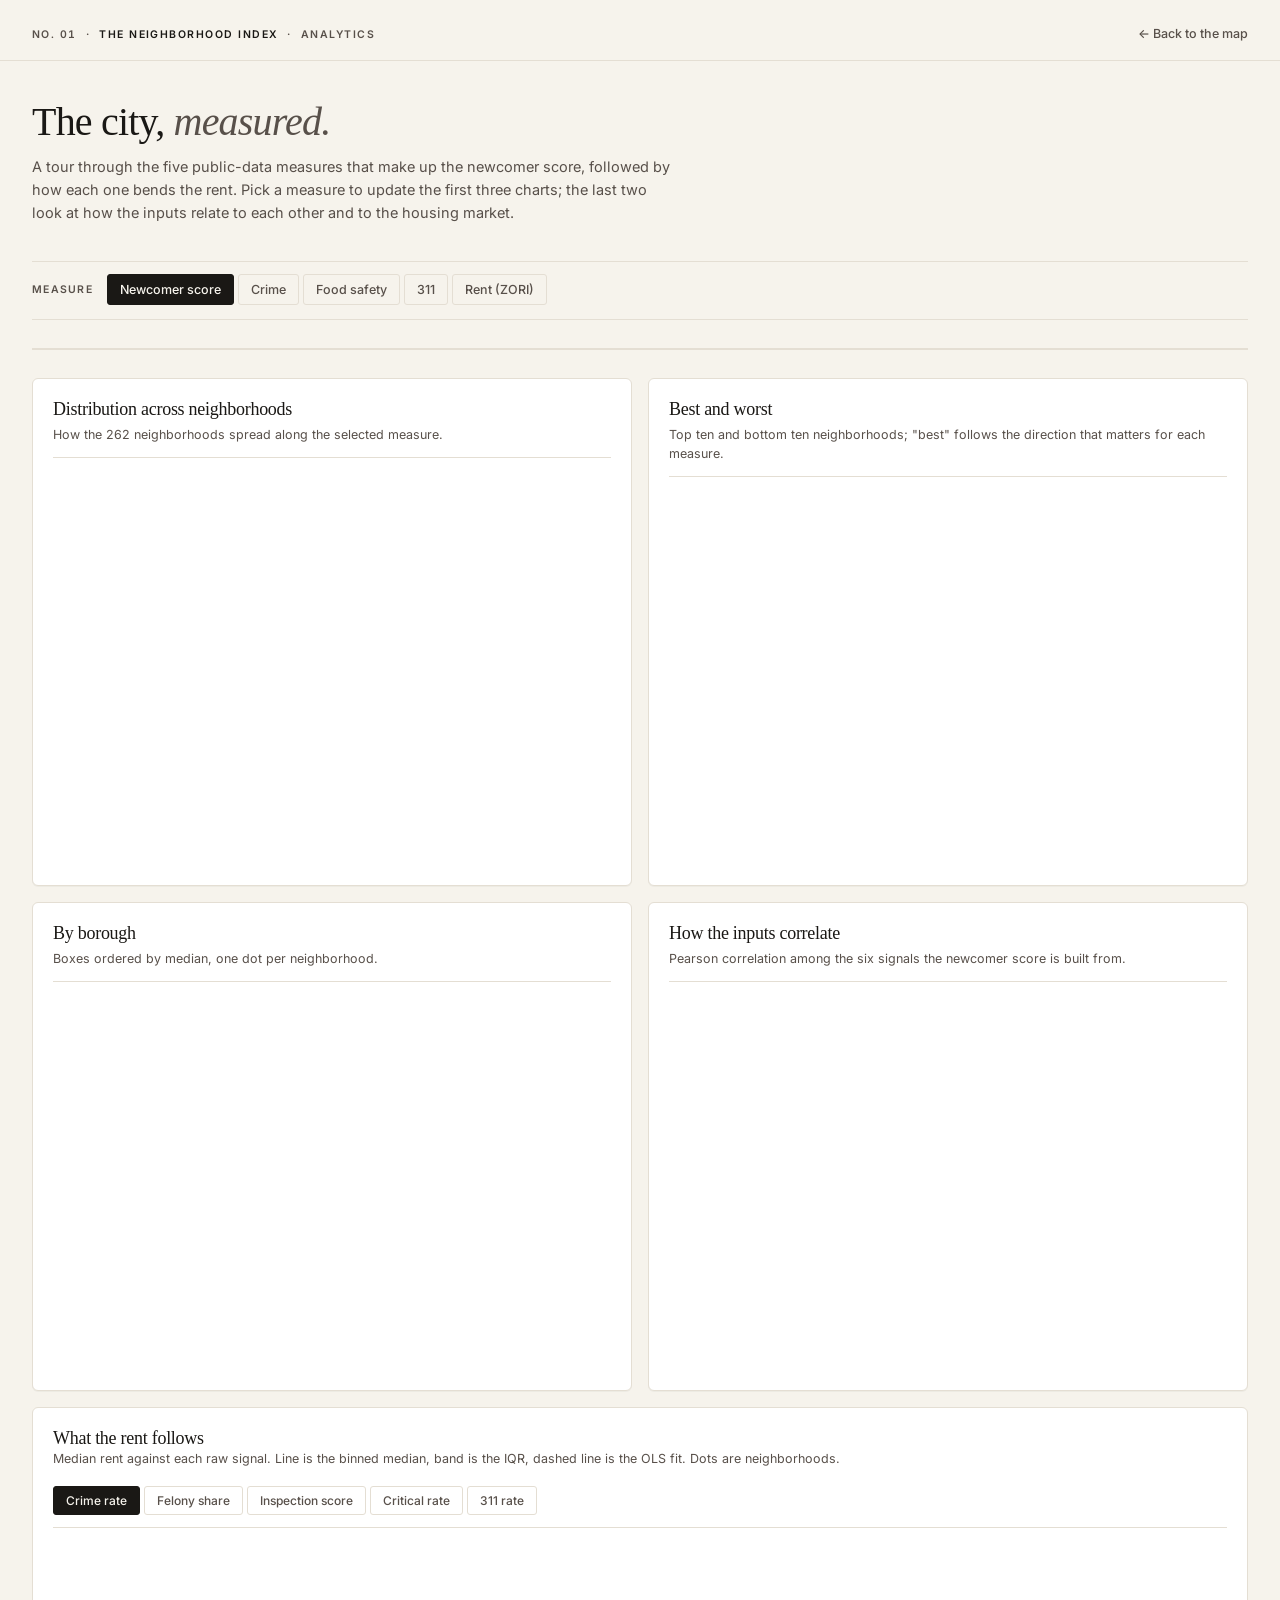
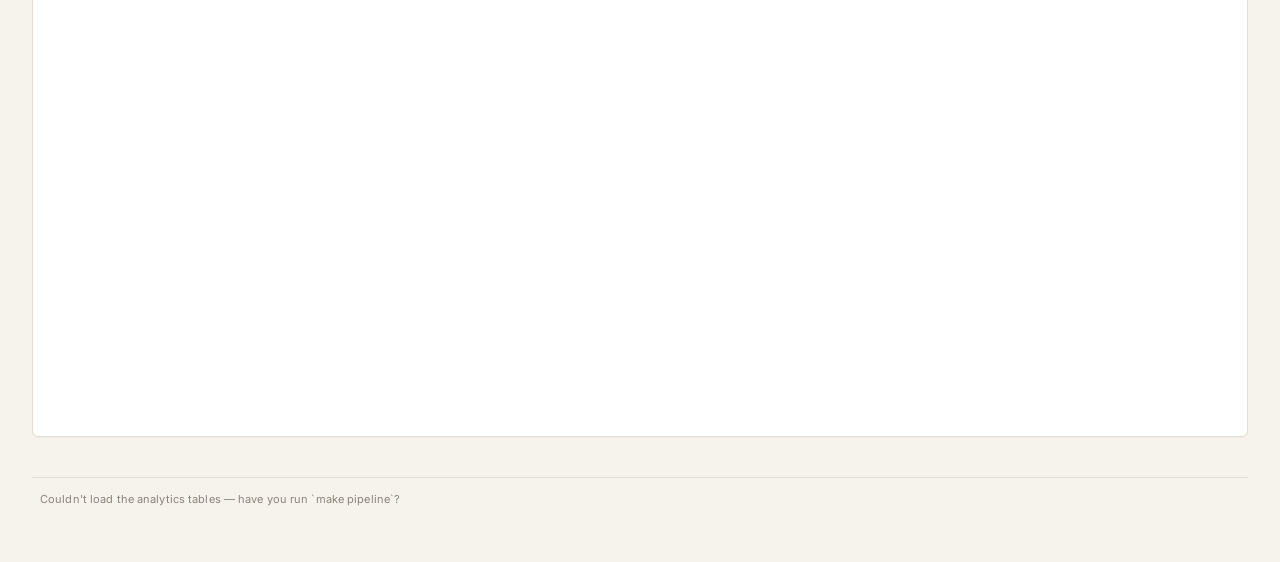
<file: web/dashboard.html>
<!doctype html>
<html lang="en">
  <head>
    <meta charset="utf-8" />
    <meta name="viewport" content="width=device-width, initial-scale=1" />
    <title>The Neighborhood Index — Analytics</title>
    <link rel="preconnect" href="https://fonts.googleapis.com" />
    <link rel="preconnect" href="https://fonts.gstatic.com" crossorigin />
    <link rel="stylesheet"
          href="https://fonts.googleapis.com/css2?family=Inter:wght@400;500;600&display=swap" />
    <link rel="stylesheet" href="style.css?v=3" />
    <link rel="stylesheet" href="dashboard.css?v=3" />
  </head>
  <body class="dashboard-body">
    <header class="dash-header">
      <div class="dash-brand">No. 01 &nbsp;·&nbsp; <em>The Neighborhood Index</em> &nbsp;·&nbsp; Analytics</div>
      <nav class="dash-nav">
        <a href="index.html" class="dash-link">&larr; Back to the map</a>
      </nav>
    </header>

    <main class="dash-main">
      <section class="dash-intro">
        <h1>The city, <em>measured.</em></h1>
        <p class="dek">
          A tour through the five public-data measures that make up the
          newcomer score, followed by how each one bends the rent. Pick
          a measure to update the first three charts; the last two look
          at how the inputs relate to each other and to the housing
          market.
        </p>
      </section>

      <section class="dash-controls">
        <span class="section-label">Measure</span>
        <div class="metric-pills" id="metric-pills">
          <button data-metric="score" class="active">Newcomer score</button>
          <button data-metric="crime">Crime</button>
          <button data-metric="food">Food safety</button>
          <button data-metric="311">311</button>
          <button data-metric="rent">Rent (ZORI)</button>
        </div>
      </section>

      <section id="summary-strip" class="summary-strip"></section>

      <section class="chart-grid">
        <div class="chart-card">
          <div class="chart-card-head">
            <h2>Distribution across neighborhoods</h2>
            <p class="chart-hint">How the 262 neighborhoods spread along the selected measure.</p>
          </div>
          <div id="fig-distribution" class="chart-frame"></div>
        </div>

        <div class="chart-card">
          <div class="chart-card-head">
            <h2>Best and worst</h2>
            <p class="chart-hint">Top ten and bottom ten neighborhoods; "best" follows the direction that matters for each measure.</p>
          </div>
          <div id="fig-top-bottom" class="chart-frame"></div>
        </div>

        <div class="chart-card">
          <div class="chart-card-head">
            <h2>By borough</h2>
            <p class="chart-hint">Boxes ordered by median, one dot per neighborhood.</p>
          </div>
          <div id="fig-by-borough" class="chart-frame"></div>
        </div>

        <div class="chart-card">
          <div class="chart-card-head">
            <h2>How the inputs correlate</h2>
            <p class="chart-hint">Pearson correlation among the six signals the newcomer score is built from.</p>
          </div>
          <div id="fig-correlation" class="chart-frame"></div>
        </div>

        <div class="chart-card chart-card-wide">
          <div class="chart-card-head">
            <div class="chart-card-head-row">
              <div>
                <h2>What the rent follows</h2>
                <p class="chart-hint">
                  Median rent against each raw signal. Line is the binned median,
                  band is the IQR, dashed line is the OLS fit. Dots are neighborhoods.
                </p>
              </div>
              <div class="predictor-pills" id="predictor-pills">
                <button data-feature="crimes_per_1k" class="active">Crime rate</button>
                <button data-feature="felony_share">Felony share</button>
                <button data-feature="avg_score">Inspection score</button>
                <button data-feature="critical_rate">Critical rate</button>
                <button data-feature="complaints_per_1k">311 rate</button>
              </div>
            </div>
          </div>
          <div id="fig-rent-vs" class="chart-frame chart-frame-tall"></div>
        </div>
      </section>

      <footer class="dash-footer">
        <span class="status-dot loading" id="status-dot"></span>
        <span id="status">Loading…</span>
      </footer>
    </main>

    <script src="https://cdn.plot.ly/plotly-2.35.2.min.js" charset="utf-8"></script>
    <script type="module" src="dashboard.js?v=4"></script>
  </body>
</html>
</file>
<file: web/style.css>
/* ============================================================
 * Editorial light theme, shared between map and dashboard.
 *
 * Design notes — read before touching colours:
 *   - Background is warm paper (#f6f3ec), cards lift to pure white.
 *     Keep the contrast subtle; heavy elevation ruins the feel.
 *   - Ink is a warm near-black, never pure #000. Muted + dim are
 *     desaturated stones, not blue-greys.
 *   - There is one accent (ink-on-paper). Active pills + links are
 *     just the ink colour; no neon, no glow, no gradients.
 *   - `--good` / `--warn` / `--bad` are editorial data colours
 *     (forest, ochre, brick). They show up in the score badge and
 *     choropleth ramps, nowhere in chrome.
 *   - Display type is a system serif stack. We deliberately do NOT
 *     load a Google webfont for headlines so the page feels native
 *     and doesn't flash-of-unstyled into something generic.
 * ============================================================ */

:root {
  --paper:        #f6f3ec;
  --surface:      #ffffff;
  --ink:          #1a1815;
  --ink-muted:    #58504a;
  --ink-dim:      #8b837b;
  --rule:         #e4ded3;
  --rule-strong:  #cec5b2;
  --accent:       #1a1815;
  --accent-soft:  rgba(26, 24, 21, 0.06);
  --good:         #3a5a40;
  --warn:         #b08837;
  --bad:          #8b3a3a;
  --shadow-card:  0 1px 0 rgba(26, 24, 21, 0.04);
  --radius:       6px;
  --radius-sm:    3px;
  --serif:        "Charter", "Iowan Old Style", "Cambria", "Source Serif Pro", Georgia, serif;
  --sans:         "Inter", -apple-system, BlinkMacSystemFont, "Segoe UI", Roboto, sans-serif;
}

* { box-sizing: border-box; }

html, body {
  margin: 0;
  height: 100%;
  font-family: var(--sans);
  -webkit-font-smoothing: antialiased;
  -moz-osx-font-smoothing: grayscale;
  color: var(--ink);
  background: var(--paper);
}

body {
  display: flex;
  overflow: hidden;
}

/* ---- Typographic primitives --------------------------------------------- */

.eyebrow {
  font-family: var(--sans);
  font-size: 10.5px;
  font-weight: 600;
  letter-spacing: 0.14em;
  text-transform: uppercase;
  color: var(--ink-muted);
}

.display {
  font-family: var(--serif);
  font-weight: 500;
  letter-spacing: -0.01em;
  color: var(--ink);
}

/* ---- Map ---------------------------------------------------------------- */

#map {
  flex: 1;
  height: 100vh;
  background: #eee8dc;
}

.leaflet-container {
  font-family: inherit;
  background: #eee8dc;
}

.leaflet-tooltip {
  background: var(--ink);
  color: #f6f3ec;
  border: 0;
  border-radius: var(--radius-sm);
  padding: 4px 8px;
  font-size: 11.5px;
  font-weight: 500;
  box-shadow: none;
}
.leaflet-tooltip::before { display: none; }

.leaflet-control-zoom a {
  background: var(--surface) !important;
  color: var(--ink) !important;
  border: 1px solid var(--rule) !important;
  box-shadow: none !important;
}
.leaflet-control-zoom a:hover { background: var(--paper) !important; }

.leaflet-control-attribution {
  background: rgba(246, 243, 236, 0.92) !important;
  color: var(--ink-muted) !important;
  border-radius: 4px 0 0 0;
  padding: 2px 8px !important;
  font-size: 10px !important;
}
.leaflet-control-attribution a { color: var(--ink) !important; }

/* ---- Sidebar ------------------------------------------------------------ */

#sidebar {
  width: 360px;
  height: 100vh;
  overflow-y: auto;
  padding: 36px 28px 24px;
  background: var(--paper);
  border-right: 1px solid var(--rule);
  display: flex;
  flex-direction: column;
  gap: 28px;
  z-index: 1000;
}

#sidebar::-webkit-scrollbar { width: 6px; }
#sidebar::-webkit-scrollbar-track { background: transparent; }
#sidebar::-webkit-scrollbar-thumb {
  background: var(--rule-strong);
  border-radius: 3px;
}

/* Masthead: serif wordmark + "issue number" style eyebrow.
   No glowing dots, no badges, no icons. */

.masthead {
  display: flex;
  flex-direction: column;
  gap: 10px;
  padding-bottom: 22px;
  border-bottom: 1px solid var(--rule);
}
.masthead .issue {
  font-family: var(--sans);
  font-size: 10.5px;
  letter-spacing: 0.14em;
  text-transform: uppercase;
  color: var(--ink-dim);
  font-variant-numeric: tabular-nums;
}
.masthead h1 {
  font-family: var(--serif);
  font-size: 30px;
  line-height: 1.1;
  font-weight: 500;
  margin: 0;
  letter-spacing: -0.015em;
  color: var(--ink);
}
.masthead h1 em {
  font-style: italic;
  font-weight: 500;
  color: var(--ink-muted);
}
.masthead p.dek {
  margin: 0;
  color: var(--ink-muted);
  font-size: 13.5px;
  line-height: 1.55;
}

.cta-link {
  font-family: var(--sans);
  font-size: 12.5px;
  font-weight: 500;
  color: var(--ink);
  text-decoration: none;
  border-bottom: 1px solid var(--ink);
  padding-bottom: 2px;
  width: fit-content;
  transition: color 120ms ease, border-color 120ms ease;
}
.cta-link:hover {
  color: var(--ink-muted);
  border-color: var(--ink-muted);
}

/* Section wrapper */

.section {
  display: flex;
  flex-direction: column;
  gap: 10px;
}

.section-label {
  font-size: 10.5px;
  font-weight: 600;
  color: var(--ink-muted);
  text-transform: uppercase;
  letter-spacing: 0.12em;
}

/* Metric pills: quiet by default, filled ink when active. */

.metric-pills {
  display: grid;
  grid-template-columns: repeat(2, 1fr);
  gap: 4px;
}
.metric-pills button {
  background: transparent;
  color: var(--ink-muted);
  border: 1px solid var(--rule);
  border-radius: var(--radius-sm);
  padding: 9px 12px;
  font-family: inherit;
  font-size: 12.5px;
  font-weight: 500;
  text-align: left;
  cursor: pointer;
  transition: color 120ms ease, border-color 120ms ease, background 120ms ease;
}
.metric-pills button:hover {
  color: var(--ink);
  border-color: var(--rule-strong);
}
.metric-pills button.active {
  background: var(--ink);
  color: #f6f3ec;
  border-color: var(--ink);
}

/* Legend */

.legend {
  display: flex;
  flex-direction: column;
  gap: 8px;
}
.legend-title {
  font-size: 12px;
  font-weight: 600;
  color: var(--ink);
  letter-spacing: -0.005em;
}
.legend-bar {
  display: flex;
  height: 8px;
  border-radius: 2px;
  overflow: hidden;
  border: 1px solid var(--rule);
}
.legend-bar span { flex: 1; }
.legend-scale {
  display: flex;
  justify-content: space-between;
  font-size: 10.5px;
  color: var(--ink-dim);
  font-variant-numeric: tabular-nums;
}

/* Detail panel */

.detail-panel {
  background: var(--surface);
  border: 1px solid var(--rule);
  border-radius: var(--radius);
  padding: 18px 18px 16px;
  display: flex;
  flex-direction: column;
  gap: 14px;
  box-shadow: var(--shadow-card);
}

.detail-panel .empty {
  padding: 10px 2px;
  color: var(--ink-dim);
  font-size: 12.5px;
  line-height: 1.55;
}
.detail-panel .empty::before {
  content: "—  ";
  color: var(--rule-strong);
  font-weight: 500;
}

.detail-head {
  display: flex;
  flex-direction: column;
  gap: 4px;
  padding-bottom: 12px;
  border-bottom: 1px solid var(--rule);
}
.detail-head h2 {
  font-family: var(--serif);
  font-size: 20px;
  font-weight: 500;
  margin: 0;
  color: var(--ink);
  letter-spacing: -0.015em;
  line-height: 1.15;
}
.detail-head .code {
  font-size: 10.5px;
  color: var(--ink-dim);
  font-family: ui-monospace, SFMono-Regular, Menlo, monospace;
  letter-spacing: 0.04em;
}

.score-badge {
  display: flex;
  align-items: baseline;
  gap: 6px;
  padding: 10px 0 14px;
  border-bottom: 1px solid var(--rule);
}
.score-badge .value {
  font-family: var(--serif);
  font-size: 34px;
  font-weight: 500;
  letter-spacing: -0.02em;
  line-height: 1;
  font-variant-numeric: tabular-nums;
}
.score-badge .out-of {
  font-size: 12.5px;
  color: var(--ink-dim);
  font-variant-numeric: tabular-nums;
}
.score-badge .label {
  font-size: 10.5px;
  color: var(--ink-muted);
  margin-left: auto;
  text-transform: uppercase;
  letter-spacing: 0.12em;
  font-weight: 600;
}

/* N/A variant: stacked, muted, with an explanatory note below. */
.score-badge-na {
  display: flex;
  flex-direction: column;
  align-items: flex-start;
  gap: 4px;
  padding: 10px 0 14px;
}
.score-badge-na .value.na {
  font-family: var(--serif);
  font-size: 24px;
  font-weight: 500;
  color: var(--ink-dim);
  letter-spacing: 0;
  font-style: italic;
}
.score-badge-na .na-note {
  font-size: 12px;
  color: var(--ink-muted);
  line-height: 1.4;
}

.metric-list {
  display: flex;
  flex-direction: column;
  gap: 11px;
}
.metric-row {
  display: flex;
  flex-direction: column;
  gap: 5px;
}
.metric-row-top {
  display: flex;
  justify-content: space-between;
  align-items: baseline;
  font-size: 12.5px;
}
.metric-row-top .key { color: var(--ink-muted); }
.metric-row-top .val {
  color: var(--ink);
  font-weight: 500;
  font-variant-numeric: tabular-nums;
}
.metric-row-bar {
  height: 2px;
  background: var(--rule);
  border-radius: 0;
  overflow: hidden;
}
.metric-row-bar > div {
  height: 100%;
  background: var(--ink);
  transition: width 250ms ease;
}

/* Footer: quiet status line, no pulsing dot. */

.footer {
  margin-top: auto;
  padding-top: 14px;
  border-top: 1px solid var(--rule);
  font-size: 11px;
  color: var(--ink-dim);
  display: flex;
  align-items: center;
  gap: 8px;
  font-variant-numeric: tabular-nums;
  letter-spacing: 0.01em;
}
.footer .status-dot {
  width: 5px;
  height: 5px;
  border-radius: 50%;
  background: var(--good);
}
.footer .status-dot.loading { background: var(--ink-dim); }
.footer .status-dot.error   { background: var(--bad); }

/* Polygon interaction: no bouncy transitions. */

.leaflet-interactive {
  transition: fill-opacity 120ms ease;
}
.leaflet-interactive:hover {
  fill-opacity: 0.92 !important;
  cursor: pointer;
}
</file>
<file: web/dashboard.css>
/* ============================================================
 * Dashboard-only styles. Extends style.css.
 *
 * Same editorial light palette. A few deliberate choices:
 *   - No sticky glassmorphism header (backdrop-blur) — replaced with
 *     a plain band and a 1px bottom rule.
 *   - Cards use the same white surface + warm rule as the sidebar.
 *     No gradients, no shadows beyond a 1px "printing press" rule.
 *   - The headline uses the serif stack, tone-matched to the sidebar.
 * ============================================================ */

body.dashboard-body {
  display: block;
  overflow: auto;
  min-height: 100vh;
  background: var(--paper);
}

/* Masthead band */

.dash-header {
  display: flex;
  justify-content: space-between;
  align-items: baseline;
  padding: 22px 32px 18px;
  background: var(--paper);
  border-bottom: 1px solid var(--rule);
}

.dash-brand {
  font-family: var(--sans);
  font-size: 10.5px;
  font-weight: 600;
  letter-spacing: 0.14em;
  text-transform: uppercase;
  color: var(--ink-muted);
  font-variant-numeric: tabular-nums;
}
.dash-brand em {
  font-style: normal;
  color: var(--ink);
}

.dash-nav .dash-link {
  color: var(--ink-muted);
  text-decoration: none;
  font-size: 12.5px;
  font-weight: 500;
  border-bottom: 1px solid transparent;
  padding-bottom: 2px;
  transition: color 120ms ease, border-color 120ms ease;
}
.dash-nav .dash-link:hover {
  color: var(--ink);
  border-bottom-color: var(--ink);
}

/* Article-style body column */

.dash-main {
  max-width: 1280px;
  margin: 0 auto;
  padding: 40px 32px 56px;
  display: flex;
  flex-direction: column;
  gap: 28px;
}

.dash-intro {
  max-width: 640px;
  padding-bottom: 8px;
}
.dash-intro h1 {
  font-family: var(--serif);
  font-size: 40px;
  font-weight: 500;
  letter-spacing: -0.02em;
  line-height: 1.05;
  margin: 0 0 12px 0;
  color: var(--ink);
}
.dash-intro h1 em {
  font-style: italic;
  font-weight: 500;
  color: var(--ink-muted);
}
.dash-intro p.dek {
  margin: 0;
  color: var(--ink-muted);
  font-size: 14.5px;
  line-height: 1.6;
}

/* Controls row — inline, no heavy card */

.dash-controls {
  display: flex;
  align-items: center;
  gap: 14px;
  padding: 12px 0 14px;
  border-top: 1px solid var(--rule);
  border-bottom: 1px solid var(--rule);
}
.dash-controls .section-label { margin: 0; color: var(--ink-muted); }
.dash-controls .metric-pills {
  display: flex;
  grid-template-columns: none;
  gap: 4px;
  flex-wrap: wrap;
}
.dash-controls .metric-pills button { padding: 7px 12px; }

/* Summary stat strip: editorial table row, not cards. */

.summary-strip {
  display: grid;
  grid-template-columns: repeat(auto-fit, minmax(160px, 1fr));
  gap: 0;
  border-top: 1px solid var(--rule);
  border-bottom: 1px solid var(--rule);
}
.summary-card {
  padding: 14px 18px;
  display: flex;
  flex-direction: column;
  gap: 4px;
  border-right: 1px solid var(--rule);
}
.summary-card:last-child { border-right: 0; }
.summary-card .label {
  font-size: 10px;
  font-weight: 600;
  color: var(--ink-muted);
  text-transform: uppercase;
  letter-spacing: 0.12em;
}
.summary-card .value {
  font-family: var(--serif);
  font-size: 22px;
  font-weight: 500;
  letter-spacing: -0.015em;
  color: var(--ink);
  font-variant-numeric: tabular-nums;
  line-height: 1.15;
}
.summary-card .sub {
  font-size: 11px;
  color: var(--ink-dim);
  font-variant-numeric: tabular-nums;
}

/* Chart cards */

.chart-grid {
  display: grid;
  grid-template-columns: repeat(auto-fit, minmax(540px, 1fr));
  gap: 16px;
}

.chart-card {
  background: var(--surface);
  border: 1px solid var(--rule);
  border-radius: var(--radius);
  padding: 20px 20px 16px;
  display: flex;
  flex-direction: column;
  gap: 12px;
  min-height: 460px;
  box-shadow: var(--shadow-card);
}

.chart-card-head {
  display: flex;
  flex-direction: column;
  gap: 6px;
  padding-bottom: 12px;
  border-bottom: 1px solid var(--rule);
}
.chart-card-head h2 {
  font-family: var(--serif);
  font-size: 18px;
  font-weight: 500;
  margin: 0;
  color: var(--ink);
  letter-spacing: -0.015em;
  line-height: 1.2;
}
.chart-card-head p.chart-hint {
  margin: 0;
  font-size: 12.5px;
  color: var(--ink-muted);
  line-height: 1.5;
}

.chart-frame {
  flex: 1;
  min-height: 380px;
}
.chart-frame-tall {
  min-height: 480px;
}
.chart-frame .plotly .modebar {
  background: transparent !important;
}

.chart-card-wide {
  grid-column: 1 / -1;
  min-height: 560px;
}
.chart-card-head-row {
  display: flex;
  justify-content: space-between;
  align-items: flex-start;
  gap: 18px;
  flex-wrap: wrap;
}

.predictor-pills {
  display: flex;
  flex-wrap: wrap;
  gap: 4px;
  align-self: flex-start;
}
.predictor-pills button {
  padding: 6px 12px;
  font-size: 12px;
  font-weight: 500;
  border-radius: var(--radius-sm);
  border: 1px solid var(--rule);
  background: transparent;
  color: var(--ink-muted);
  cursor: pointer;
  transition: color 120ms ease, border-color 120ms ease, background 120ms ease;
  font-family: inherit;
}
.predictor-pills button:hover {
  color: var(--ink);
  border-color: var(--rule-strong);
}
.predictor-pills button.active {
  background: var(--ink);
  border-color: var(--ink);
  color: #f6f3ec;
}

.chart-error {
  display: flex;
  align-items: center;
  justify-content: center;
  height: 100%;
  color: var(--bad);
  font-size: 13px;
  font-family: var(--sans);
}

.dash-footer {
  margin-top: 12px;
  padding-top: 14px;
  border-top: 1px solid var(--rule);
  font-size: 11px;
  color: var(--ink-dim);
  display: flex;
  align-items: center;
  gap: 8px;
  letter-spacing: 0.01em;
}
</file>
